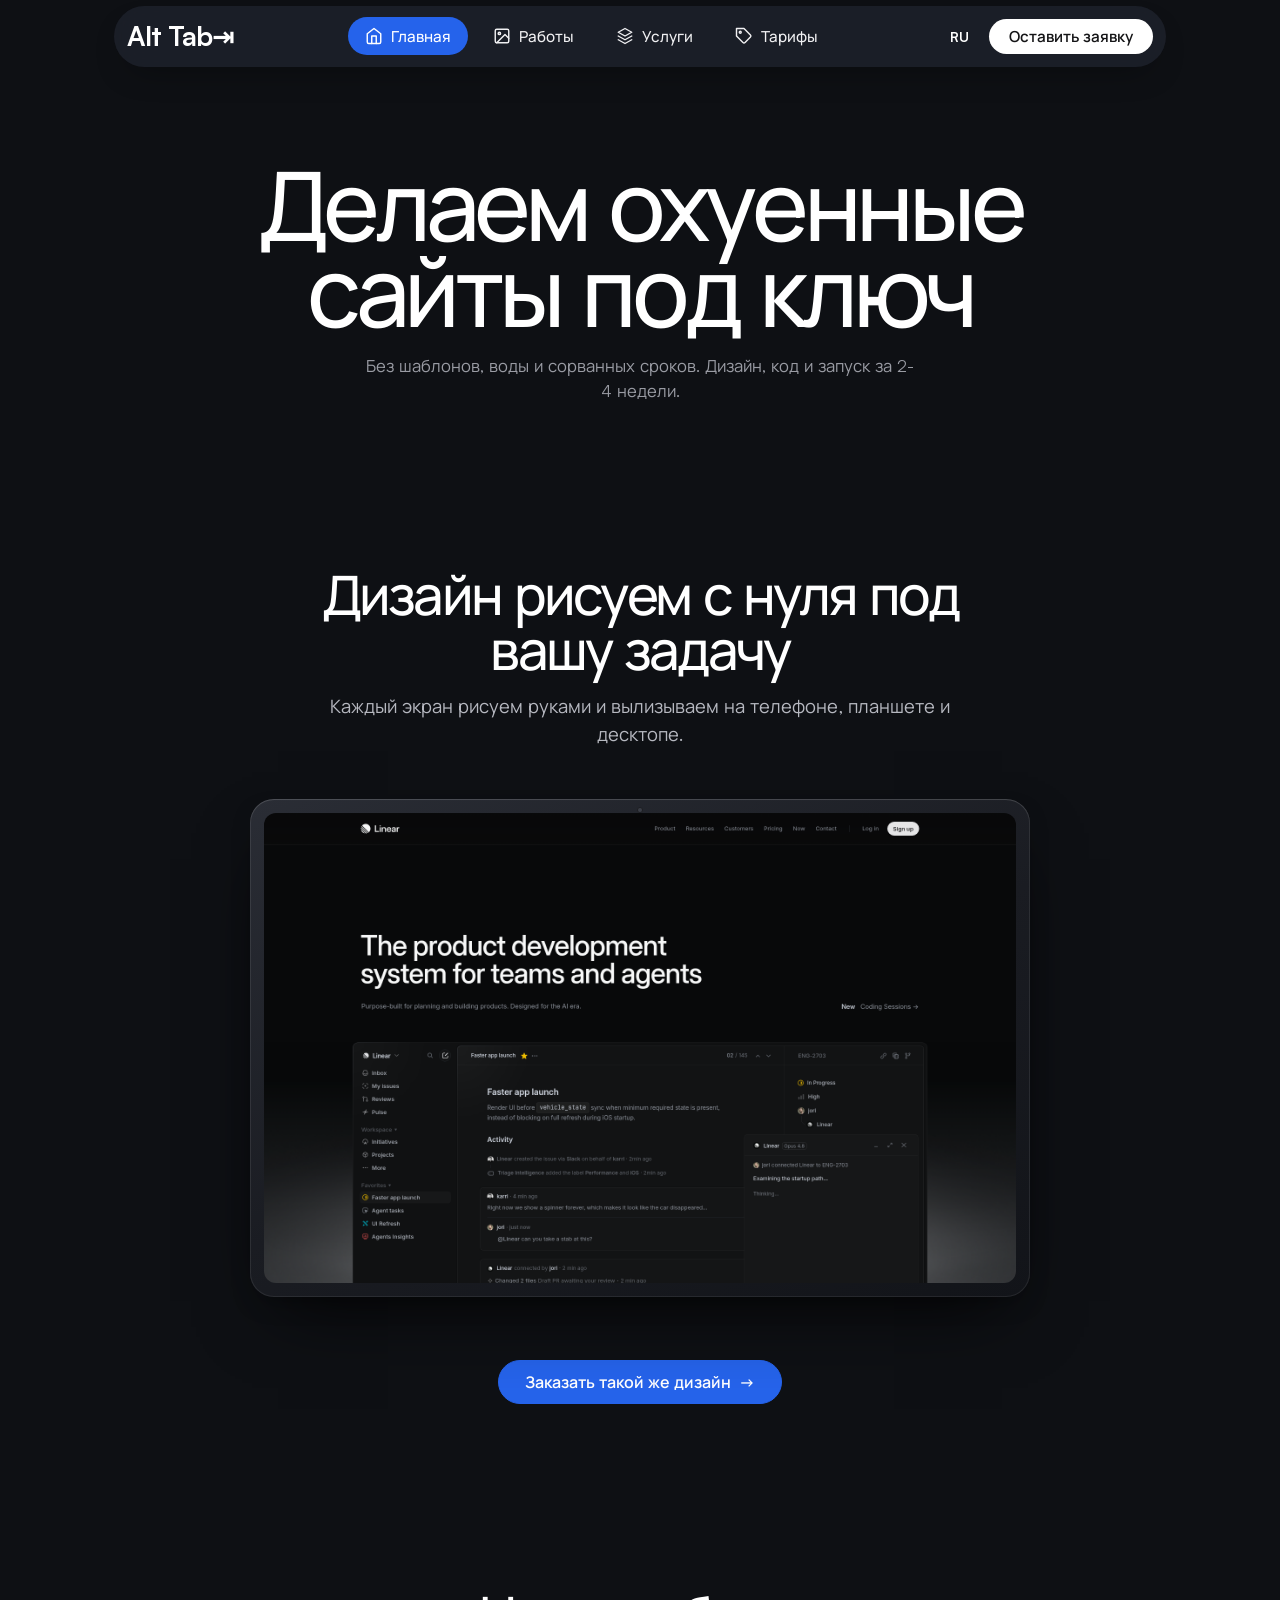
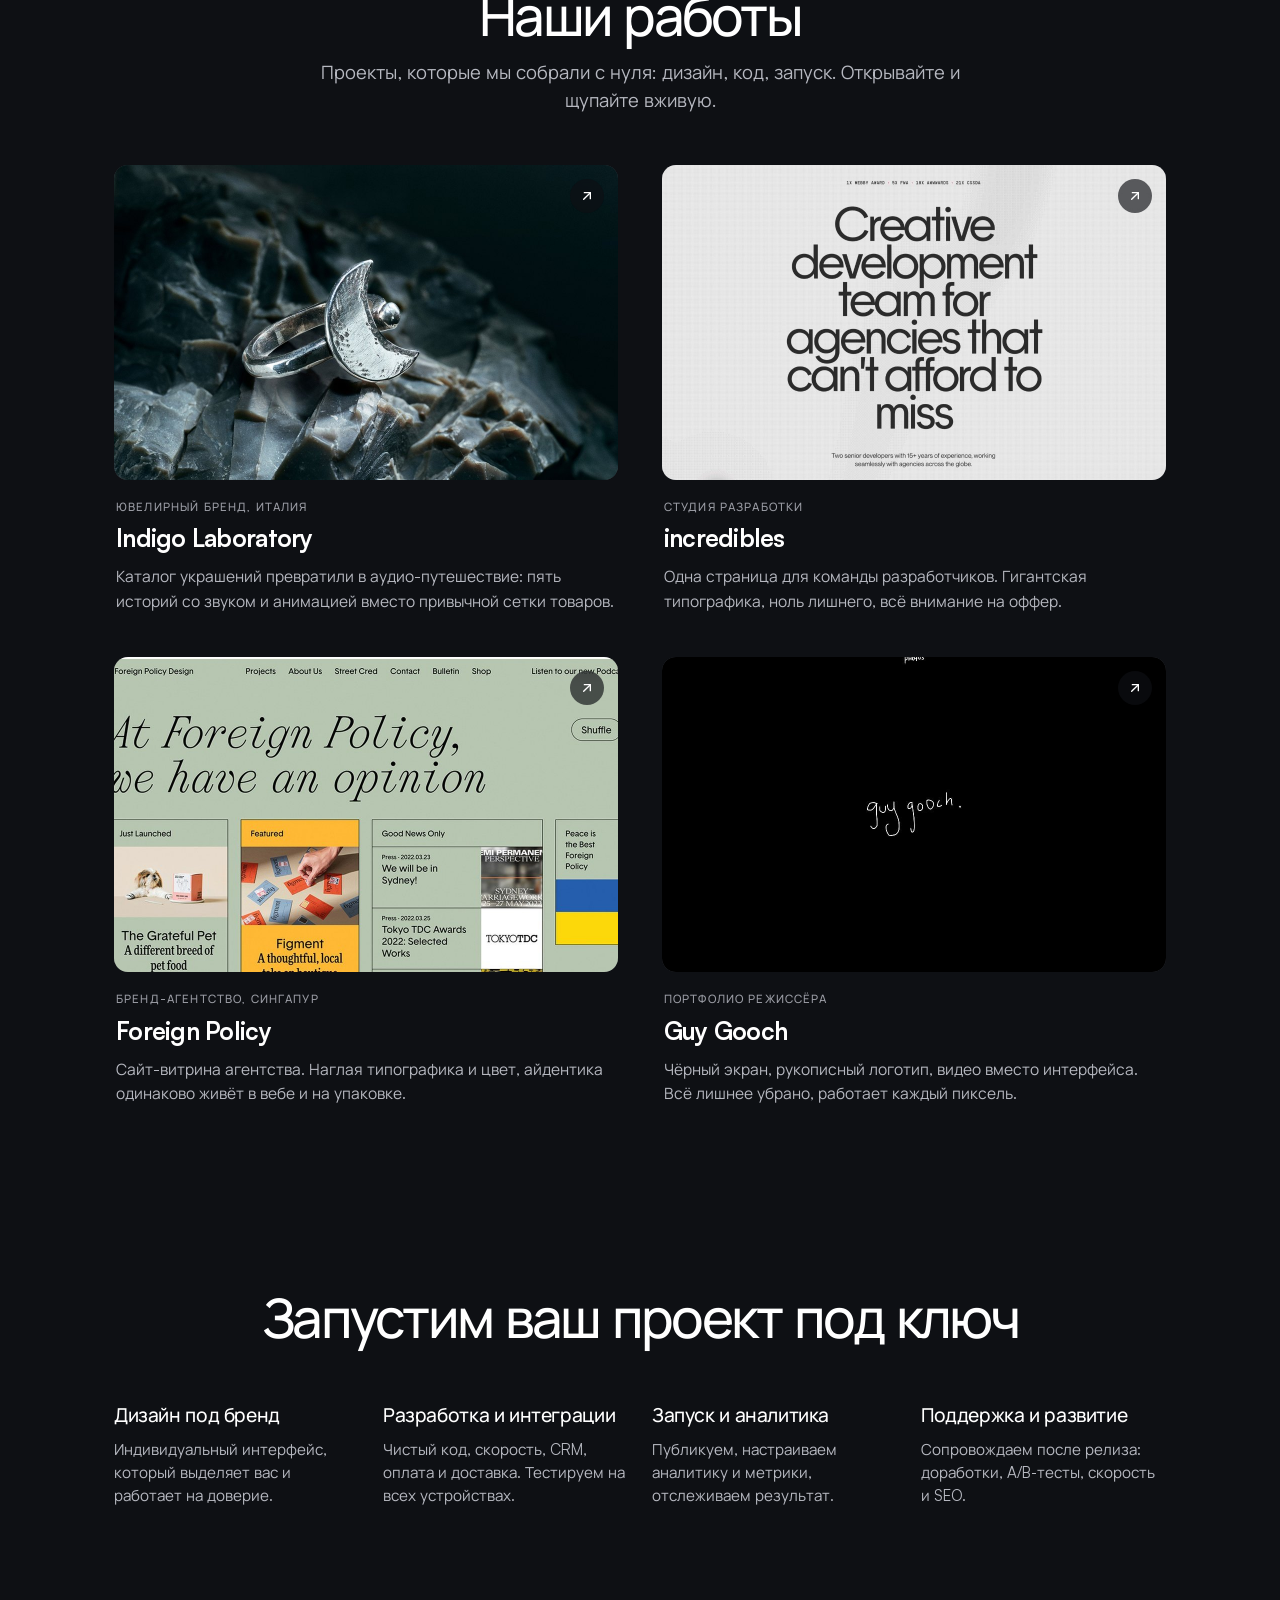
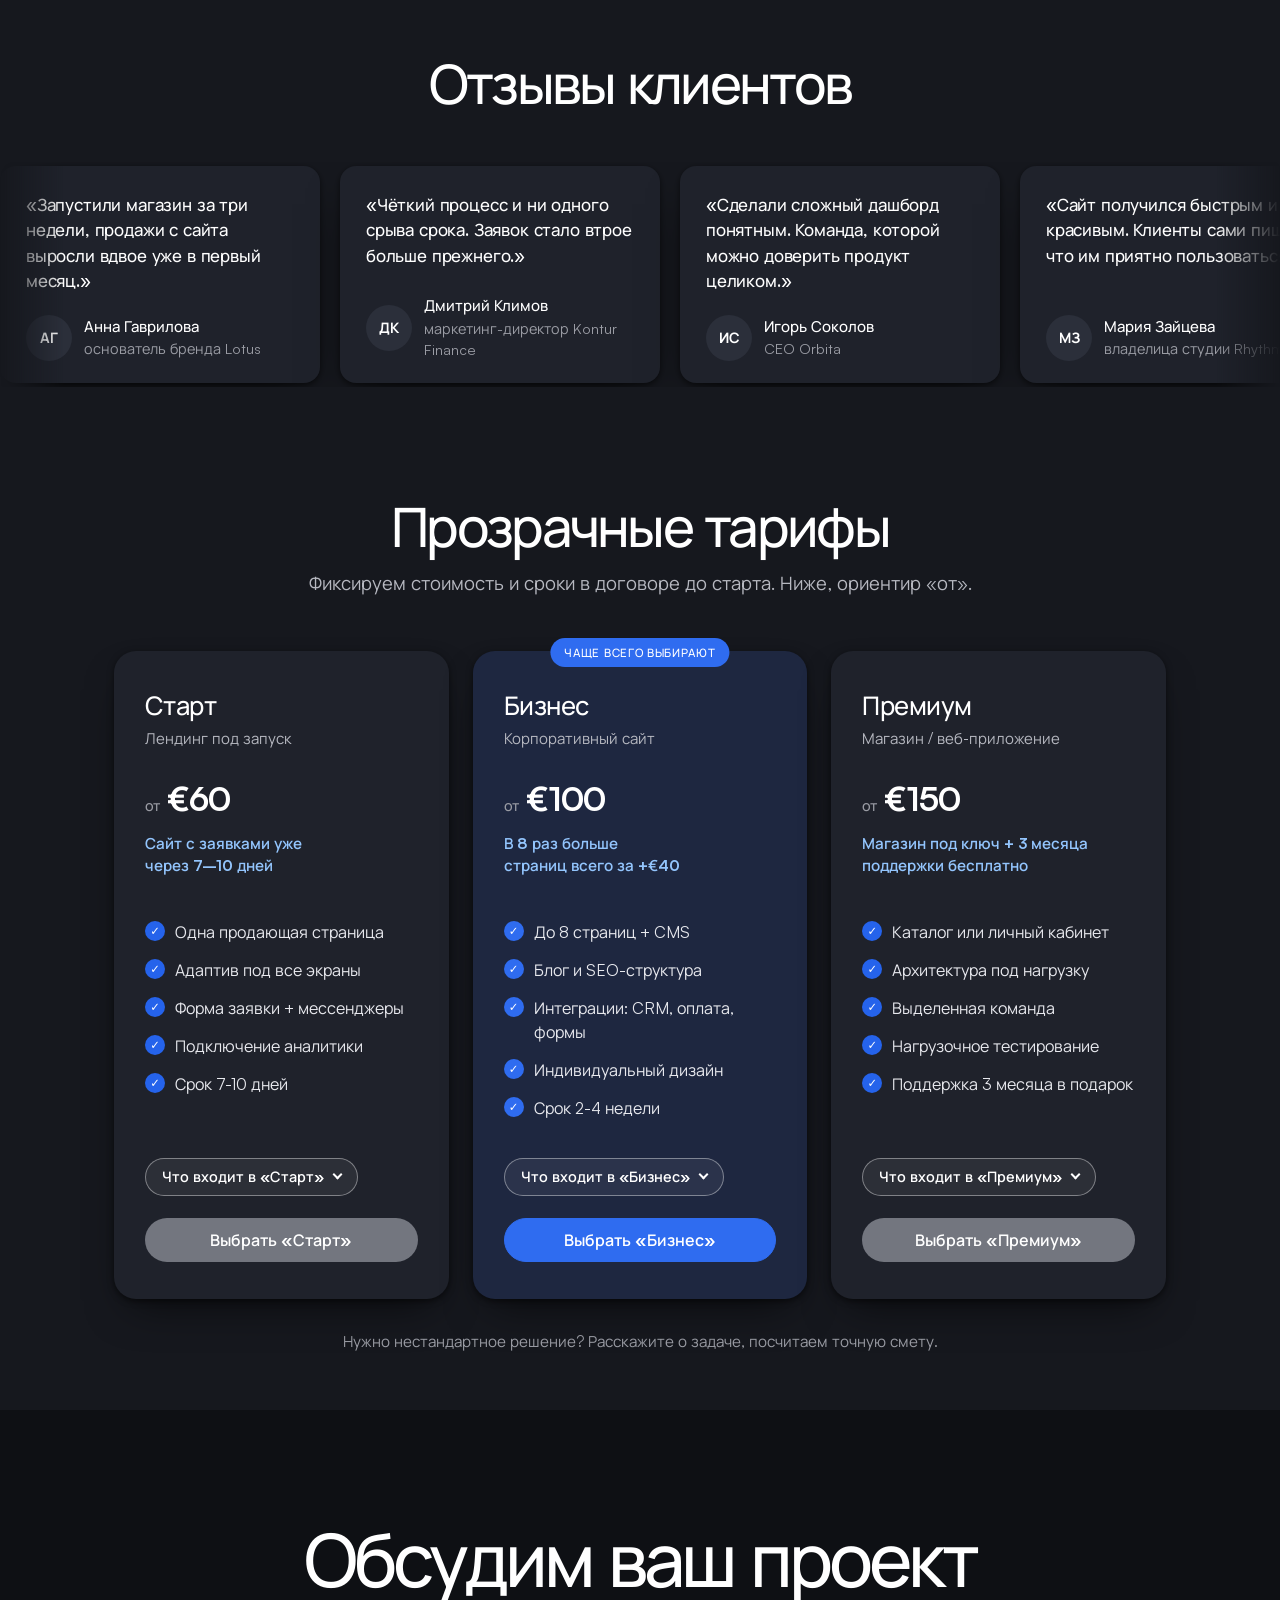
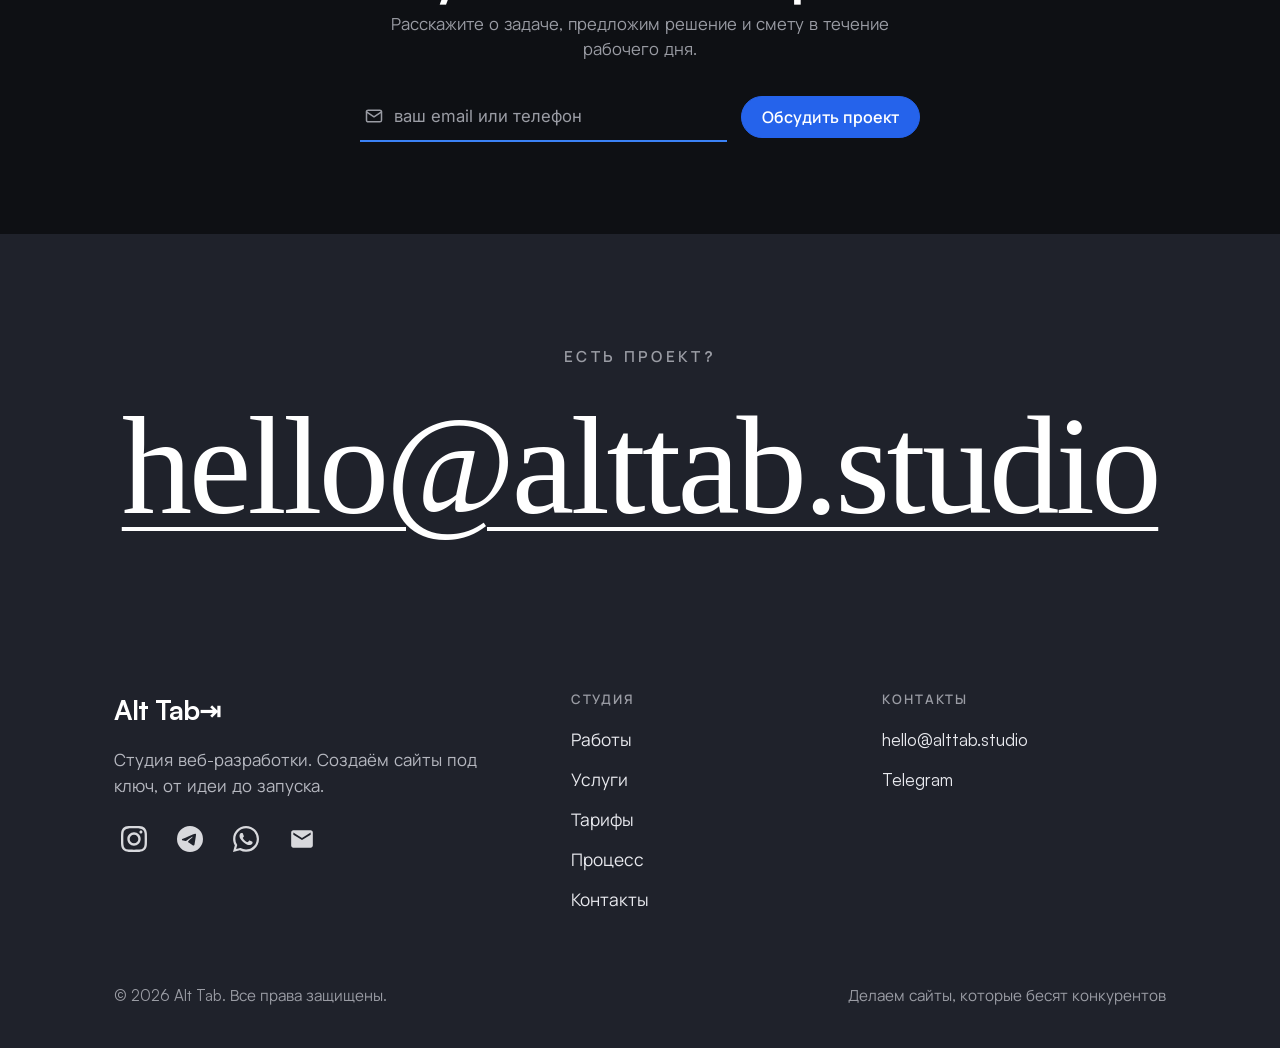
<file: index.html>
<!DOCTYPE html>
<html lang="ru">
<head>
  <meta charset="utf-8">
  <meta name="viewport" content="width=device-width, initial-scale=1">
  <title>Alt Tab, студия создания сайтов под ключ</title>
  <meta name="description" content="Alt Tab, студия веб-разработки. Создаём лендинги, корпоративные сайты, интернет-магазины и веб-приложения под ключ: дизайн, код и запуск за 2-4 недели.">
  <meta name="theme-color" content="#141416">

  <meta property="og:type" content="website">
  <meta property="og:title" content="Alt Tab, студия создания сайтов">
  <meta property="og:description" content="Создаём сайты, которые работают на ваш бизнес. Дизайн, разработка, запуск под ключ.">

  <link rel="preconnect" href="https://fonts.googleapis.com">
  <link rel="preconnect" href="https://fonts.gstatic.com" crossorigin>
  <link rel="preload" as="font" type="font/woff2" href="fonts/satoshi-700.woff2" crossorigin>
  <link rel="stylesheet" href="https://fonts.googleapis.com/css2?family=Manrope:wght@400;500;700;800&family=Inter:wght@400;500&display=swap">
  <link rel="stylesheet" href="styles.css?v=115">
  <script>try{var l=localStorage.getItem('locale');if(l&&/^(ru|en|de|fr|es|it|pl|ro|pt)$/.test(l))document.documentElement.lang=l;}catch(e){}</script>
</head>
<body>
  <!--
    ════════════════════════════════════════════════════════
    Оп. Раз ты полез в исходники, иди на хуй 😏
    ...ладно, шучу. Любопытных мы уважаем, ты явно из наших.
    Раз умеешь читать код, давай сделаем тебе охуенный сайт.
    Пиши: hello@alttab.studio  ·  Alt Tab ⇥
    ════════════════════════════════════════════════════════
  -->
  <a href="#main" class="skip-link">Перейти к основному содержимому</a>

  <!-- ============ HEADER (dark pill nav) ============ -->
  <header class="site-header betting-nav" id="top">
    <div class="container header-inner">
      <a href="#top" class="brand brand--nav" aria-label="Alt Tab, на главную">
        <span class="brand-word">Alt&nbsp;Tab<span class="brand-star" aria-hidden="true">⇥</span></span>
      </a>

      <nav class="pill-nav" aria-label="Основная навигация">
        <ul role="list">
          <li><a href="#top" class="pill pill--active" aria-current="page">
            <svg class="pic" viewBox="0 0 24 24" fill="none" stroke="currentColor" stroke-width="1.9" stroke-linecap="round" stroke-linejoin="round" aria-hidden="true" focusable="false"><path d="m3 9 9-7 9 7v11a2 2 0 0 1-2 2H5a2 2 0 0 1-2-2z"/><path d="M9 22V12h6v10"/></svg>
            <span data-i18n="navHome">Главная</span></a></li>
          <li><a href="#works" class="pill">
            <svg class="pic" viewBox="0 0 24 24" fill="none" stroke="currentColor" stroke-width="1.9" stroke-linecap="round" stroke-linejoin="round" aria-hidden="true" focusable="false"><rect x="3" y="3" width="18" height="18" rx="2"/><circle cx="8.5" cy="8.5" r="1.6"/><path d="m21 15-5-5L5 21"/></svg>
            <span data-i18n="navWorks">Работы</span></a></li>
          <li><a href="uslugi.html" class="pill">
            <svg class="pic" viewBox="0 0 24 24" fill="none" stroke="currentColor" stroke-width="1.9" stroke-linecap="round" stroke-linejoin="round" aria-hidden="true" focusable="false"><path d="m12 2 9 5-9 5-9-5 9-5z"/><path d="m3 12 9 5 9-5"/><path d="m3 17 9 5 9-5"/></svg>
            <span data-i18n="navServices">Услуги</span></a></li>
          <li><a href="#pricing" class="pill">
            <svg class="pic" viewBox="0 0 24 24" fill="none" stroke="currentColor" stroke-width="1.9" stroke-linecap="round" stroke-linejoin="round" aria-hidden="true" focusable="false"><path d="M20.6 13.4 13.4 20.6a2 2 0 0 1-2.8 0L2 12V2h10l8.6 8.6a2 2 0 0 1 0 2.8z"/><circle cx="7" cy="7" r="1.3"/></svg>
            <span data-i18n="navPricing">Тарифы</span></a></li>
        </ul>
      </nav>

      <div class="header-actions">
        <div class="lang-pop">
          <button type="button" class="lang-btn" id="lang-btn" aria-haspopup="listbox" aria-expanded="false" aria-controls="lang-menu" aria-label="Язык" data-i18n-attr='{"aria-label":"langLabel"}'>RU</button>
          <ul class="lang-menu" id="lang-menu" role="listbox" aria-label="Язык" hidden>
            <li role="option" tabindex="-1" data-locale="ru" lang="ru" aria-selected="true">Русский</li>
            <li role="option" tabindex="-1" data-locale="en" lang="en" aria-selected="false">English</li>
            <li role="option" tabindex="-1" data-locale="de" lang="de" aria-selected="false">Deutsch</li>
            <li role="option" tabindex="-1" data-locale="fr" lang="fr" aria-selected="false">Français</li>
            <li role="option" tabindex="-1" data-locale="es" lang="es" aria-selected="false">Español</li>
            <li role="option" tabindex="-1" data-locale="it" lang="it" aria-selected="false">Italiano</li>
            <li role="option" tabindex="-1" data-locale="pl" lang="pl" aria-selected="false">Polski</li>
            <li role="option" tabindex="-1" data-locale="ro" lang="ro" aria-selected="false">Română</li>
            <li role="option" tabindex="-1" data-locale="pt" lang="pt" aria-selected="false">Português</li>
          </ul>
        </div>
        <a href="#contact" class="btn-auth btn-register" data-i18n="cta">Оставить заявку</a>
        <button type="button" id="burger" class="burger" aria-expanded="false" aria-controls="mobile-menu" aria-label="Открыть меню">
          <span class="burger-box" aria-hidden="true"><span class="burger-line"></span></span>
        </button>
      </div>
    </div>
  </header>

  <!-- ============ MOBILE MENU ============ -->
  <div id="mobile-menu" class="mobile-menu" hidden>
    <div class="mobile-menu-panel" role="dialog" aria-modal="true" aria-label="Меню" tabindex="-1">
      <div class="mobile-menu-top">
        <span class="brand brand--static" aria-hidden="true"><span class="brand-word brand-word--dark">Alt Tab<span class="brand-star">⇥</span></span></span>
        <button type="button" id="menu-close" class="menu-close" aria-label="Закрыть меню"><span aria-hidden="true">✕</span></button>
      </div>
      <nav aria-label="Мобильное меню">
        <ul role="list" class="mobile-nav-list">
          <li><a href="#top" data-i18n="navHome">Главная</a></li>
          <li><a href="#works" data-i18n="navWorks">Работы</a></li>
          <li><a href="uslugi.html" data-i18n="navServices">Услуги</a></li>
          <li><a href="#pricing" data-i18n="navPricing">Тарифы</a></li>
        </ul>
      </nav>
      <a href="#contact" class="btn-auth btn-register btn-block" data-close-menu data-i18n="cta">Оставить заявку</a>
    </div>
  </div>

  <main id="main" tabindex="-1">

    <!-- ============ HERO ============ -->
    <section class="hero" id="hero" tabindex="-1" aria-labelledby="hero-heading">
      <div class="container hero-inner">
        <h1 id="hero-heading" class="hero-title" data-i18n-html="hero">Делаем <span class="mark">охуенные</span> сайты под&nbsp;ключ</h1>

        <p class="hero-sub" data-i18n="heroSub">Без шаблонов, воды и сорванных сроков. Дизайн, код и запуск за&nbsp;2-4&nbsp;недели.</p>
      </div>
    </section>

    <!-- ============ VALUE: дизайн + адаптив (2 колонки) ============ -->
    <section class="section" aria-labelledby="design-heading">
      <div class="container value-grid">
        <div class="value-text reveal">
          <h2 id="design-heading" class="section-title" data-i18n="designTitle">Дизайн рисуем с нуля под вашу задачу</h2>
          <p class="section-lead" data-i18n="designLead">Каждый экран рисуем руками и вылизываем на телефоне, планшете и десктопе.</p>
        </div>
        <div class="tablet reveal" aria-hidden="true">
          <img src="assets/screen-1.png" alt="" width="1920" height="1080" loading="lazy">
        </div>
        <div class="works-cta reveal">
          <a class="btn btn-solid btn-glow" href="#contact"><span data-i18n="designCta">Заказать такой же дизайн</span> <span aria-hidden="true">→</span></a>
        </div>
      </div>
    </section>

    <!-- ============ WORKS: наши проекты ============ -->
    <section class="section" id="works" tabindex="-1" aria-labelledby="works-heading">
      <div class="container">
        <div class="section-head reveal">
          <h2 id="works-heading" class="section-title" data-i18n="worksTitle">Наши работы</h2>
          <p class="section-lead center" data-i18n="worksLead">Проекты, которые мы собрали с нуля: дизайн, код, запуск. Открывайте и щупайте вживую.</p>
        </div>

        <ul role="list" class="grid grid-2 works-grid">
          <li class="work reveal">
            <figure>
              <span class="work-thumb"><img src="assets/works/indigo.jpg" alt="" width="1200" height="630" loading="eager" fetchpriority="high"><svg class="work-arrow" viewBox="0 0 24 24" fill="none" stroke="currentColor" stroke-width="2" stroke-linecap="round" stroke-linejoin="round" aria-hidden="true" focusable="false"><path d="M7 17 17 7"/><path d="M8 7h9v9"/></svg></span>
              <figcaption>
                <p class="work-kind" data-i18n="work1Kind">Ювелирный бренд, Италия</p>
                <h3 class="work-title"><a href="https://indigo-laboratory.it/" target="_blank" rel="noopener noreferrer">Indigo&nbsp;Laboratory <span class="sr-only" data-i18n="newTab">(откроется в новой вкладке)</span></a></h3>
                <p class="work-desc" data-i18n="work1Desc">Каталог украшений превратили в аудио-путешествие: пять историй со звуком и анимацией вместо привычной сетки товаров.</p>
              </figcaption>
            </figure>
          </li>

          <li class="work reveal">
            <figure>
              <span class="work-thumb"><img src="assets/works/incredibles.jpg" alt="" width="1200" height="630" loading="lazy" decoding="async"><svg class="work-arrow" viewBox="0 0 24 24" fill="none" stroke="currentColor" stroke-width="2" stroke-linecap="round" stroke-linejoin="round" aria-hidden="true" focusable="false"><path d="M7 17 17 7"/><path d="M8 7h9v9"/></svg></span>
              <figcaption>
                <p class="work-kind" data-i18n="work2Kind">Студия разработки</p>
                <h3 class="work-title"><a href="https://incredibles.dev/" target="_blank" rel="noopener noreferrer">incredibles <span class="sr-only" data-i18n="newTab">(откроется в новой вкладке)</span></a></h3>
                <p class="work-desc" data-i18n="work2Desc">Одна страница для команды разработчиков. Гигантская типографика, ноль лишнего, всё внимание на оффер.</p>
              </figcaption>
            </figure>
          </li>

          <li class="work reveal">
            <figure>
              <span class="work-thumb"><img src="assets/works/foreignpolicy.jpg" alt="" width="1200" height="630" loading="lazy" decoding="async"><svg class="work-arrow" viewBox="0 0 24 24" fill="none" stroke="currentColor" stroke-width="2" stroke-linecap="round" stroke-linejoin="round" aria-hidden="true" focusable="false"><path d="M7 17 17 7"/><path d="M8 7h9v9"/></svg></span>
              <figcaption>
                <p class="work-kind" data-i18n="work3Kind">Бренд-агентство, Сингапур</p>
                <h3 class="work-title"><a href="https://www.foreignpolicy.design/" target="_blank" rel="noopener noreferrer">Foreign&nbsp;Policy <span class="sr-only" data-i18n="newTab">(откроется в новой вкладке)</span></a></h3>
                <p class="work-desc" data-i18n="work3Desc">Сайт-витрина агентства. Наглая типографика и цвет, айдентика одинаково живёт в вебе и на упаковке.</p>
              </figcaption>
            </figure>
          </li>

          <li class="work reveal">
            <figure>
              <span class="work-thumb"><img src="assets/works/guygooch.jpg" alt="" width="1200" height="630" loading="lazy" decoding="async"><svg class="work-arrow" viewBox="0 0 24 24" fill="none" stroke="currentColor" stroke-width="2" stroke-linecap="round" stroke-linejoin="round" aria-hidden="true" focusable="false"><path d="M7 17 17 7"/><path d="M8 7h9v9"/></svg></span>
              <figcaption>
                <p class="work-kind" data-i18n="work4Kind">Портфолио режиссёра</p>
                <h3 class="work-title"><a href="https://guygooch.com/" target="_blank" rel="noopener noreferrer">Guy&nbsp;Gooch <span class="sr-only" data-i18n="newTab">(откроется в новой вкладке)</span></a></h3>
                <p class="work-desc" data-i18n="work4Desc">Чёрный экран, рукописный логотип, видео вместо интерфейса. Всё лишнее убрано, работает каждый пиксель.</p>
              </figcaption>
            </figure>
          </li>
        </ul>
      </div>
    </section>

    <!-- ============ PROCESS / CAPABILITIES ============ -->
    <section class="section" id="process" tabindex="-1" aria-labelledby="process-heading">
      <div class="container">
        <div class="section-head reveal">
          <h2 id="process-heading" class="section-title" data-i18n="processTitle">Запустим ваш проект под ключ</h2>
        </div>

        <ul role="list" class="grid grid-4 feature-grid">
          <li class="feat reveal"><h3 class="feat-title" data-i18n="feat1Title">Дизайн под бренд</h3><p class="feat-text" data-i18n="feat1Text">Индивидуальный интерфейс, который выделяет вас и работает на доверие.</p></li>
          <li class="feat reveal"><h3 class="feat-title" data-i18n="feat2Title">Разработка и интеграции</h3><p class="feat-text" data-i18n="feat2Text">Чистый код, скорость, CRM, оплата и доставка. Тестируем на всех устройствах.</p></li>
          <li class="feat reveal"><h3 class="feat-title" data-i18n="feat3Title">Запуск и аналитика</h3><p class="feat-text" data-i18n="feat3Text">Публикуем, настраиваем аналитику и метрики, отслеживаем результат.</p></li>
          <li class="feat reveal"><h3 class="feat-title" data-i18n="feat4Title">Поддержка и развитие</h3><p class="feat-text" data-i18n="feat4Text">Сопровождаем после релиза: доработки, A/B-тесты, скорость и SEO.</p></li>
        </ul>
      </div>
    </section>

    <!-- ============ SOCIAL PROOF: отзывы + клиенты ============ -->
    <section class="section section-soft" aria-labelledby="reviews-heading">
      <div class="container">
        <div class="t-head reveal">
          <h2 id="reviews-heading" class="section-title" data-i18n="reviewsTitle">Отзывы клиентов</h2>
        </div>
      </div>
      <div class="t-marquee" role="group" aria-label="Лента отзывов" tabindex="0">
        <div class="t-track" id="t-track">
          <figure class="t-card"><blockquote class="t-quote" data-i18n="rev1Q">«Запустили магазин за три недели, продажи с сайта выросли вдвое уже в первый месяц.»</blockquote><figcaption class="t-author"><span class="avatar" aria-hidden="true" data-i18n="rev1Mono">АГ</span><span><span class="t-name" data-i18n="rev1Name">Анна Гаврилова</span><span class="t-role" data-i18n="rev1R">основатель бренда Lotus</span></span></figcaption></figure>
          <figure class="t-card"><blockquote class="t-quote" data-i18n="rev2Q">«Чёткий процесс и ни одного срыва срока. Заявок стало втрое больше прежнего.»</blockquote><figcaption class="t-author"><span class="avatar" aria-hidden="true" data-i18n="rev2Mono">ДК</span><span><span class="t-name" data-i18n="rev2Name">Дмитрий Климов</span><span class="t-role" data-i18n="rev2R">маркетинг-директор Kontur Finance</span></span></figcaption></figure>
          <figure class="t-card"><blockquote class="t-quote" data-i18n="rev3Q">«Сделали сложный дашборд понятным. Команда, которой можно доверить продукт целиком.»</blockquote><figcaption class="t-author"><span class="avatar" aria-hidden="true" data-i18n="rev3Mono">ИС</span><span><span class="t-name" data-i18n="rev3Name">Игорь Соколов</span><span class="t-role" data-i18n="rev3R">CEO Orbita</span></span></figcaption></figure>
          <figure class="t-card"><blockquote class="t-quote" data-i18n="rev4Q">«Сайт получился быстрым и красивым. Клиенты сами пишут, что им приятно пользоваться.»</blockquote><figcaption class="t-author"><span class="avatar" aria-hidden="true" data-i18n="rev4Mono">МЗ</span><span><span class="t-name" data-i18n="rev4Name">Мария Зайцева</span><span class="t-role" data-i18n="rev4R">владелица студии Rhythm</span></span></figcaption></figure>
          <figure class="t-card"><blockquote class="t-quote" data-i18n="rev5Q">«Сделали ровно то, что обещали, и даже больше. Рекомендую без оговорок.»</blockquote><figcaption class="t-author"><span class="avatar" aria-hidden="true" data-i18n="rev5Mono">ПО</span><span><span class="t-name" data-i18n="rev5Name">Павел Орлов</span><span class="t-role" data-i18n="rev5R">основатель Nordica</span></span></figcaption></figure>
          <figure class="t-card" aria-hidden="true"><blockquote class="t-quote" data-i18n="rev1Q">«Запустили магазин за три недели, продажи с сайта выросли вдвое уже в первый месяц.»</blockquote><figcaption class="t-author"><span class="avatar" data-i18n="rev1Mono">АГ</span><span><span class="t-name" data-i18n="rev1Name">Анна Гаврилова</span><span class="t-role" data-i18n="rev1R">основатель бренда Lotus</span></span></figcaption></figure>
          <figure class="t-card" aria-hidden="true"><blockquote class="t-quote" data-i18n="rev2Q">«Чёткий процесс и ни одного срыва срока. Заявок стало втрое больше прежнего.»</blockquote><figcaption class="t-author"><span class="avatar" data-i18n="rev2Mono">ДК</span><span><span class="t-name" data-i18n="rev2Name">Дмитрий Климов</span><span class="t-role" data-i18n="rev2R">маркетинг-директор Kontur Finance</span></span></figcaption></figure>
          <figure class="t-card" aria-hidden="true"><blockquote class="t-quote" data-i18n="rev3Q">«Сделали сложный дашборд понятным. Команда, которой можно доверить продукт целиком.»</blockquote><figcaption class="t-author"><span class="avatar" data-i18n="rev3Mono">ИС</span><span><span class="t-name" data-i18n="rev3Name">Игорь Соколов</span><span class="t-role" data-i18n="rev3R">CEO Orbita</span></span></figcaption></figure>
          <figure class="t-card" aria-hidden="true"><blockquote class="t-quote" data-i18n="rev4Q">«Сайт получился быстрым и красивым. Клиенты сами пишут, что им приятно пользоваться.»</blockquote><figcaption class="t-author"><span class="avatar" data-i18n="rev4Mono">МЗ</span><span><span class="t-name" data-i18n="rev4Name">Мария Зайцева</span><span class="t-role" data-i18n="rev4R">владелица студии Rhythm</span></span></figcaption></figure>
          <figure class="t-card" aria-hidden="true"><blockquote class="t-quote" data-i18n="rev5Q">«Сделали ровно то, что обещали, и даже больше. Рекомендую без оговорок.»</blockquote><figcaption class="t-author"><span class="avatar" data-i18n="rev5Mono">ПО</span><span><span class="t-name" data-i18n="rev5Name">Павел Орлов</span><span class="t-role" data-i18n="rev5R">основатель Nordica</span></span></figcaption></figure>
        </div>
      </div>
    </section>

    <!-- ============ PRICING ============ -->
    <section class="section section-soft" id="pricing" tabindex="-1" aria-labelledby="pricing-heading">
      <div class="container">
        <div class="center-head reveal">
          <h2 id="pricing-heading" class="section-title" data-i18n="pricingTitle">Прозрачные тарифы</h2>
          <p class="section-lead center" data-i18n="pricingLead">Фиксируем стоимость и сроки в договоре до старта. Ниже, ориентир «от».</p>
        </div>

        <ul role="list" class="grid grid-3 plans">
          <li class="plan reveal">
            <h3 class="plan-name" data-i18n="plan1Name">Старт</h3>
            <p class="plan-for" data-i18n="plan1For">Лендинг под запуск</p>
            <p class="plan-price"><span class="plan-from" data-i18n="planFrom">от</span> €60</p>
            <p class="plan-hook" data-i18n="plan1Hook">Сайт с заявками уже через 7&#8288;–&#8288;10 дней</p>
            <ul role="list" class="plan-feats">
              <li data-i18n="plan1F1">Одна продающая страница</li>
              <li data-i18n="plan1F2">Адаптив под все экраны</li>
              <li data-i18n="plan1F3">Форма заявки + мессенджеры</li>
              <li data-i18n="plan1F4">Подключение аналитики</li>
              <li data-i18n="plan1F5">Срок 7-10 дней</li>
            </ul>
            <details class="plan-more">
              <summary class="plan-more-btn"><span data-i18n="plan1More">Что входит в «Старт»</span></summary>
              <div class="plan-more-body">
                <p class="plan-more-who" data-i18n="plan1Who">Подходит, если нужно быстро выйти в онлайн и начать получать заявки.</p>
                <ul role="list" class="plan-more-list">
                  <li data-i18n="plan1D1">Продумаем структуру: оффер, выгоды, отзывы и контакты на одной странице</li>
                  <li data-i18n="plan1D2">Нарисуем дизайн под ваш бренд: до 8 блоков, без шаблонов</li>
                  <li data-i18n="plan1D3">Сверстаем под телефон, планшет и компьютер</li>
                  <li data-i18n="plan1D4">Подключим форму, Telegram и WhatsApp: заявки сразу приходят вам</li>
                  <li data-i18n="plan1D5">Поставим аналитику, сделаем 2 круга правок и запустим на вашем домене</li>
                </ul>
              </div>
            </details>
            <a href="#contact" class="btn btn-ghost btn-block" data-i18n="plan1Pick">Выбрать «Старт»</a>
          </li>

          <li class="plan plan--featured reveal">
            <p class="plan-badge" data-i18n="planBadge">Чаще всего выбирают</p>
            <h3 class="plan-name" data-i18n="plan2Name">Бизнес</h3>
            <p class="plan-for" data-i18n="plan2For">Корпоративный сайт</p>
            <p class="plan-price"><span class="plan-from" data-i18n="planFrom">от</span> €100</p>
            <p class="plan-hook" data-i18n="plan2Hook">В 8 раз больше страниц всего за +€40</p>
            <ul role="list" class="plan-feats">
              <li data-i18n="plan2F1">До 8 страниц + CMS</li>
              <li data-i18n="plan2F2">Блог и SEO-структура</li>
              <li data-i18n="plan2F3">Интеграции: CRM, оплата, формы</li>
              <li data-i18n="plan2F4">Индивидуальный дизайн</li>
              <li data-i18n="plan2F5">Срок 2-4 недели</li>
            </ul>
            <details class="plan-more">
              <summary class="plan-more-btn"><span data-i18n="plan2More">Что входит в «Бизнес»</span></summary>
              <div class="plan-more-body">
                <p class="plan-more-who" data-i18n="plan2Who">Подходит компании, которой нужен полноценный сайт: услуги, кейсы, блог.</p>
                <ul role="list" class="plan-more-list">
                  <li data-i18n="plan2D1">До 8 страниц: главная, услуги, о компании, кейсы, блог, контакты</li>
                  <li data-i18n="plan2D2">Индивидуальный дизайн каждой страницы</li>
                  <li data-i18n="plan2D3">CMS: сами меняете тексты, цены и фото без программиста</li>
                  <li data-i18n="plan2D4">Блог и SEO-структура, чтобы вас находили в поиске</li>
                  <li data-i18n="plan2D5">CRM, онлайн-оплата и формы, 3 круга правок, запуск за 2&#8288;–&#8288;4 недели</li>
                </ul>
              </div>
            </details>
            <a href="#contact" class="btn btn-solid btn-block" data-i18n="plan2Pick">Выбрать «Бизнес»</a>
          </li>

          <li class="plan reveal">
            <h3 class="plan-name" data-i18n="plan3Name">Премиум</h3>
            <p class="plan-for" data-i18n="plan3For">Магазин / веб-приложение</p>
            <p class="plan-price"><span class="plan-from" data-i18n="planFrom">от</span> €150</p>
            <p class="plan-hook" data-i18n="plan3Hook">Магазин под ключ + 3 месяца поддержки бесплатно</p>
            <ul role="list" class="plan-feats">
              <li data-i18n="plan3F1">Каталог или личный кабинет</li>
              <li data-i18n="plan3F2">Архитектура под нагрузку</li>
              <li data-i18n="plan3F3">Выделенная команда</li>
              <li data-i18n="plan3F4">Нагрузочное тестирование</li>
              <li data-i18n="plan3F5">Поддержка 3 месяца в подарок</li>
            </ul>
            <details class="plan-more">
              <summary class="plan-more-btn"><span data-i18n="plan3More">Что входит в «Премиум»</span></summary>
              <div class="plan-more-body">
                <p class="plan-more-who" data-i18n="plan3Who">Подходит интернет-магазину или сервису с личным кабинетом.</p>
                <ul role="list" class="plan-more-list">
                  <li data-i18n="plan3D1">Каталог с фильтрами, корзиной и онлайн-оплатой или личный кабинет клиента</li>
                  <li data-i18n="plan3D2">Архитектура под нагрузку: сайт выдержит наплыв покупателей в распродажу</li>
                  <li data-i18n="plan3D3">Выделенная команда: дизайнер, разработчик и менеджер проекта</li>
                  <li data-i18n="plan3D4">Нагрузочное тестирование перед запуском</li>
                  <li data-i18n="plan3D5">3 месяца поддержки бесплатно: правки, обновления, помощь</li>
                </ul>
              </div>
            </details>
            <a href="#contact" class="btn btn-ghost btn-block" data-i18n="plan3Pick">Выбрать «Премиум»</a>
          </li>
        </ul>
        <p class="pricing-note" data-i18n="pricingNote">Нужно нестандартное решение? Расскажите о задаче, посчитаем точную смету.</p>
      </div>
    </section>

    <!-- ============ FINAL CTA / CONTACT ============ -->
    <section class="section center-section final-cta" id="contact" tabindex="-1" aria-labelledby="final-heading">
      <div class="container hero-inner">
        <h2 id="final-heading" class="hero-title hero-title--cta" data-i18n="finalTitle">Обсудим ваш проект</h2>
        <p class="hero-sub" data-i18n="finalSub">Расскажите о задаче, предложим решение и смету в течение рабочего дня.</p>

        <form class="claim" id="lead-2" novalidate aria-label="Заявка на обсуждение проекта">
          <label for="lead-contact-2" class="sr-only" data-i18n="formLabel">Ваш email или телефон</label>
          <span class="claim-field">
            <svg class="claim-icon" viewBox="0 0 24 24" fill="none" stroke="currentColor" stroke-width="1.8" stroke-linecap="round" stroke-linejoin="round" aria-hidden="true" focusable="false"><rect x="3" y="5" width="18" height="14" rx="2"/><path d="m3 7 9 6 9-6"/></svg>
            <input type="text" id="lead-contact-2" name="contact" placeholder="ваш email или телефон" data-i18n-attr='{"placeholder":"formPlaceholder"}'>
          </span>
          <button type="submit" class="btn btn-solid claim-btn" data-i18n="formSubmit">Обсудить проект</button>
        </form>
      </div>
    </section>
  </main>

  <!-- ============ FOOTER ============ -->
  <footer class="site-footer" id="footer">
    <div class="footer-cta">
      <span class="footer-cta-eyebrow" data-i18n="mailEyebrow">Есть проект?</span>
      <a class="footer-cta-mail" href="mailto:hello@alttab.studio">hello@alttab.studio</a>
    </div>

    <div class="container footer-inner">
      <div class="footer-brand">
        <span class="brand brand--static"><span class="brand-word brand-word--dark">Alt Tab<span class="brand-star" aria-hidden="true">⇥</span></span></span>
        <p class="footer-tagline" data-i18n="footerTagline">Студия веб-разработки. Создаём сайты под ключ, от идеи до запуска.</p>
        <ul class="footer-socials" role="list" aria-label="Соцсети и мессенджеры" data-i18n-attr='{"aria-label":"socialsAria"}'>
          <li><a href="https://instagram.com/" target="_blank" rel="noopener" aria-label="Instagram (откроется в новой вкладке)" data-i18n-attr='{"aria-label":"igAria"}'><svg class="pay-svg" viewBox="0 0 24 24" aria-hidden="true" focusable="false"><path fill="currentColor" d="M12 2.163c3.204 0 3.584.012 4.85.07 3.252.148 4.771 1.691 4.919 4.919.058 1.265.069 1.645.069 4.849 0 3.205-.012 3.584-.069 4.849-.149 3.225-1.664 4.771-4.919 4.919-1.266.058-1.644.07-4.85.07-3.204 0-3.584-.012-4.849-.07-3.26-.149-4.771-1.699-4.919-4.92-.058-1.265-.07-1.644-.07-4.849 0-3.204.013-3.583.07-4.849.149-3.227 1.664-4.771 4.919-4.919 1.266-.057 1.645-.069 4.849-.069zm0-2.163c-3.259 0-3.667.014-4.947.072-4.358.2-6.78 2.618-6.98 6.98-.059 1.281-.073 1.689-.073 4.948 0 3.259.014 3.668.072 4.948.2 4.358 2.618 6.78 6.98 6.98 1.281.058 1.689.072 4.948.072 3.259 0 3.668-.014 4.948-.072 4.354-.2 6.782-2.618 6.979-6.98.059-1.28.073-1.689.073-4.948 0-3.259-.014-3.667-.072-4.947-.196-4.354-2.617-6.78-6.979-6.98-1.281-.059-1.69-.073-4.949-.073zm0 5.838c-3.403 0-6.162 2.759-6.162 6.162s2.759 6.163 6.162 6.163 6.162-2.759 6.162-6.163c0-3.403-2.759-6.162-6.162-6.162zm0 10.162c-2.209 0-4-1.79-4-4 0-2.209 1.791-4 4-4s4 1.791 4 4c0 2.21-1.791 4-4 4zm6.406-11.845c-.796 0-1.441.645-1.441 1.44s.645 1.44 1.441 1.44c.795 0 1.439-.645 1.439-1.44s-.644-1.44-1.439-1.44z"/></svg></a></li>
          <li><a href="https://t.me/" target="_blank" rel="noopener" aria-label="Telegram (откроется в новой вкладке)" data-i18n-attr='{"aria-label":"tgAria"}'><svg class="pay-svg" viewBox="0 0 24 24" aria-hidden="true" focusable="false"><path fill="currentColor" d="M11.944 0A12 12 0 0 0 0 12a12 12 0 0 0 12 12 12 12 0 0 0 12-12A12 12 0 0 0 12 0a12 12 0 0 0-.056 0zm4.962 7.224c.1-.002.321.023.465.14a.506.506 0 0 1 .171.325c.016.093.036.306.02.472-.18 1.898-.962 6.502-1.36 8.627-.168.9-.499 1.201-.82 1.23-.696.065-1.225-.46-1.9-.902-1.056-.693-1.653-1.124-2.678-1.8-1.185-.78-.417-1.21.258-1.91.177-.184 3.247-2.977 3.307-3.23.007-.032.014-.15-.056-.212s-.174-.041-.249-.024c-.106.024-1.793 1.14-5.061 3.345-.48.33-.913.49-1.302.48-.428-.008-1.252-.241-1.865-.44-.752-.245-1.349-.374-1.297-.789.027-.216.325-.437.893-.663 3.498-1.524 5.83-2.529 6.998-3.014 3.332-1.386 4.025-1.627 4.476-1.635z"/></svg></a></li>
          <li><a href="https://wa.me/" target="_blank" rel="noopener" aria-label="WhatsApp (откроется в новой вкладке)" data-i18n-attr='{"aria-label":"waAria"}'><svg class="pay-svg" viewBox="0 0 24 24" aria-hidden="true" focusable="false"><path fill="currentColor" d="M17.472 14.382c-.297-.149-1.758-.867-2.03-.967-.273-.099-.471-.148-.67.15-.197.297-.767.966-.94 1.164-.173.199-.347.223-.644.075-.297-.149-1.255-.463-2.39-1.475-.883-.788-1.48-1.761-1.653-2.059-.173-.297-.018-.458.13-.606.134-.133.298-.347.446-.52.149-.174.198-.298.298-.497.099-.198.05-.371-.025-.52-.075-.149-.669-1.612-.916-2.207-.242-.579-.487-.5-.669-.51-.173-.008-.371-.01-.57-.01-.198 0-.52.074-.792.372-.272.297-1.04 1.016-1.04 2.479 0 1.462 1.065 2.875 1.213 3.074.149.198 2.096 3.2 5.077 4.487.709.306 1.262.489 1.694.625.712.227 1.36.195 1.871.118.571-.085 1.758-.719 2.006-1.413.248-.694.248-1.289.173-1.413-.074-.124-.272-.198-.57-.347m-5.421 7.403h-.004a9.87 9.87 0 0 1-5.031-1.378l-.361-.214-3.741.982.998-3.648-.235-.374a9.86 9.86 0 0 1-1.51-5.26c.001-5.45 4.436-9.884 9.888-9.884 2.64 0 5.122 1.03 6.988 2.898a9.825 9.825 0 0 1 2.893 6.994c-.003 5.45-4.437 9.885-9.885 9.885M20.52 3.449C18.24 1.245 15.24 0 12.045 0 5.463 0 .104 5.334.101 11.893c0 2.096.549 4.142 1.595 5.945L0 24l6.335-1.652a12.062 12.062 0 0 0 5.71 1.447h.005c6.585 0 11.946-5.336 11.949-11.896 0-3.176-1.24-6.165-3.495-8.411"/></svg></a></li>
          <li><a href="mailto:hello@alttab.studio" aria-label="hello@alttab.studio"><svg class="pay-svg" viewBox="0 0 24 24" aria-hidden="true" focusable="false"><path fill="currentColor" d="M20 4H4c-1.1 0-1.99.9-1.99 2L2 18c0 1.1.9 2 2 2h16c1.1 0 2-.9 2-2V6c0-1.1-.9-2-2-2zm0 4-8 5-8-5V6l8 5 8-5z"/></svg></a></li>
        </ul>
      </div>

      <nav class="footer-nav" aria-label="Нижняя навигация">
        <div class="footer-col">
          <h2 class="footer-col-title" data-i18n="footerColStudio">Студия</h2>
          <ul role="list">
            <li><a href="#works" data-i18n="navWorks">Работы</a></li>
            <li><a href="uslugi.html" data-i18n="navServices">Услуги</a></li>
            <li><a href="#pricing" data-i18n="navPricing">Тарифы</a></li>
            <li><a href="#process" data-i18n="footerProcess">Процесс</a></li>
            <li><a href="#contact" data-i18n="footerContact">Контакты</a></li>
          </ul>
        </div>
        <div class="footer-col">
          <h2 class="footer-col-title" data-i18n="footerColContacts">Контакты</h2>
          <ul role="list">
            <li><a href="mailto:hello@alttab.studio">hello@alttab.studio</a></li>
            <li><a href="https://t.me/" target="_blank" rel="noopener">Telegram  <span class="sr-only" data-i18n="newTab">(откроется в новой вкладке)</span></a></li>
          </ul>
        </div>
      </nav>
    </div>

    <div class="container footer-bottom">
      <p data-i18n="footerCopy">© 2026 Alt Tab. Все права защищены.</p>
      <p data-i18n="footerLove">Делаем сайты, которые бесят конкурентов</p>
    </div>
  </footer>

  <script src="script.js?v=115"></script>
</body>
</html>
</file>
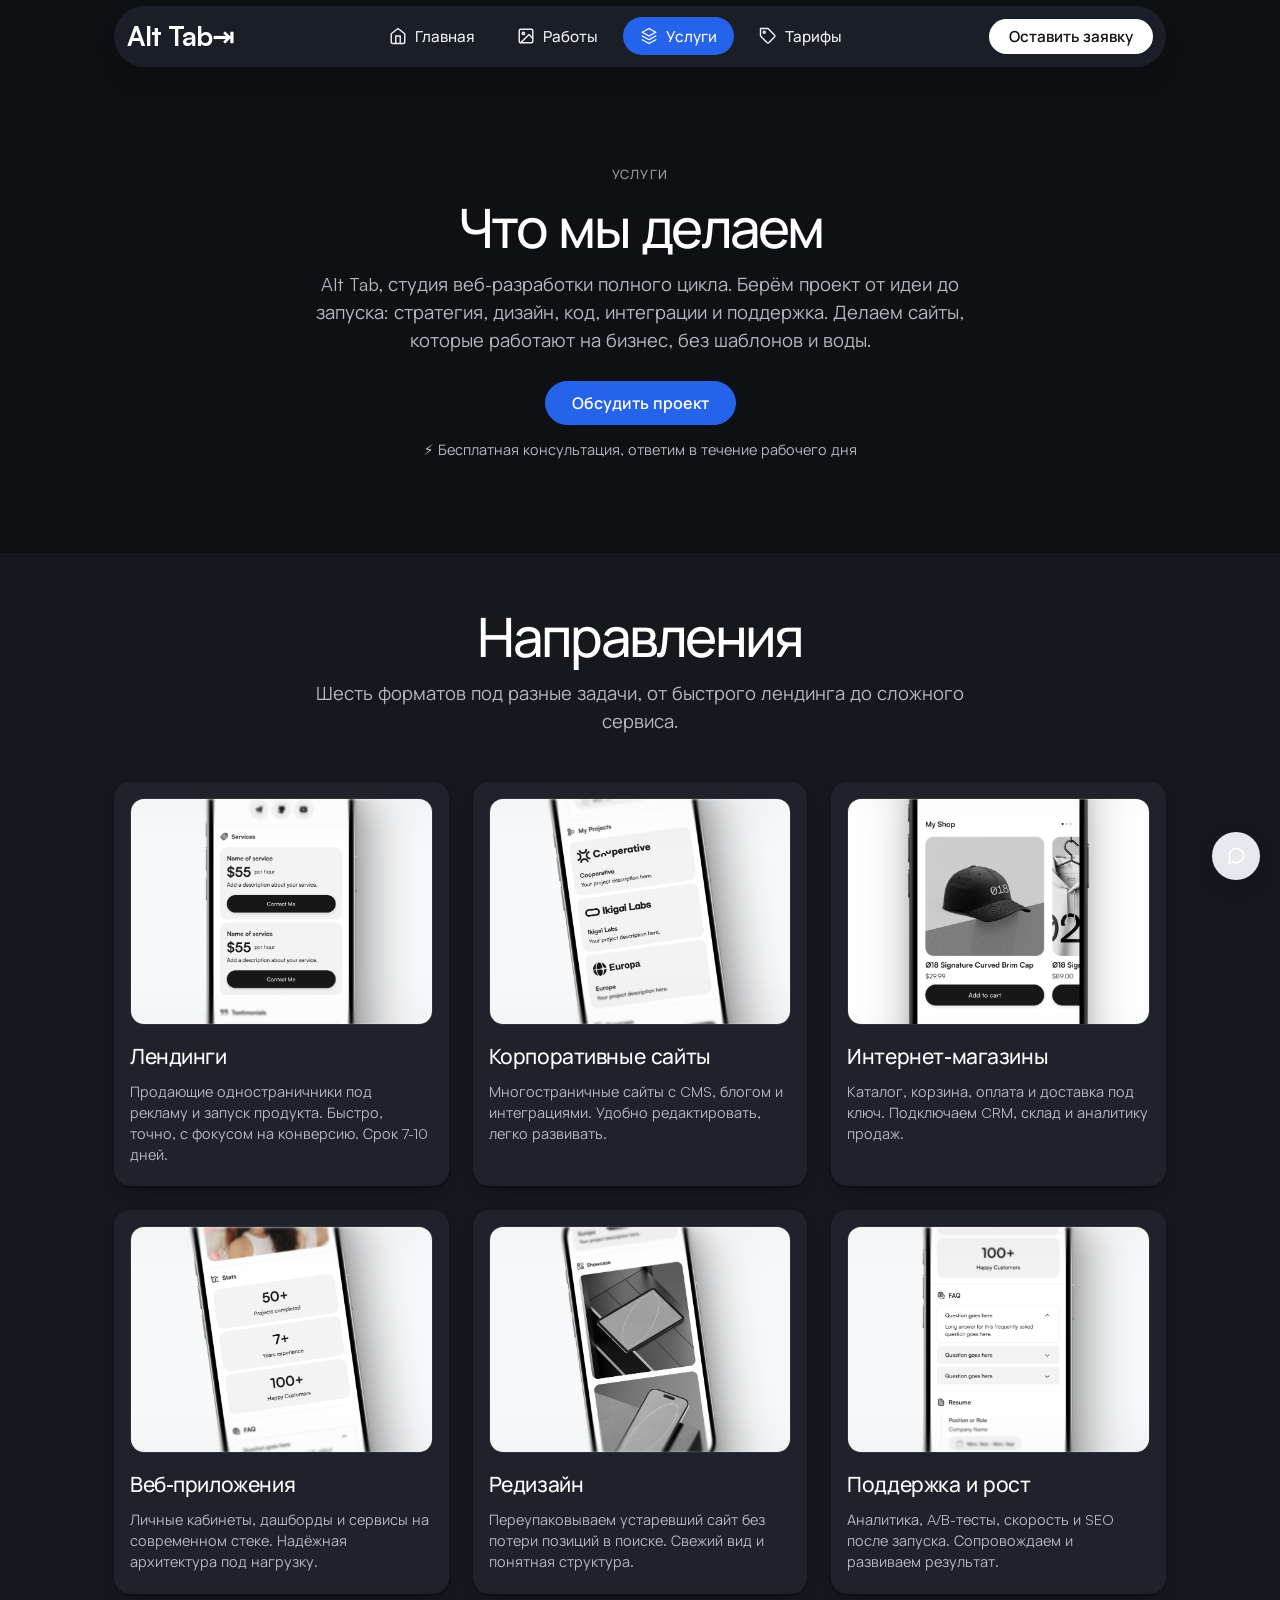
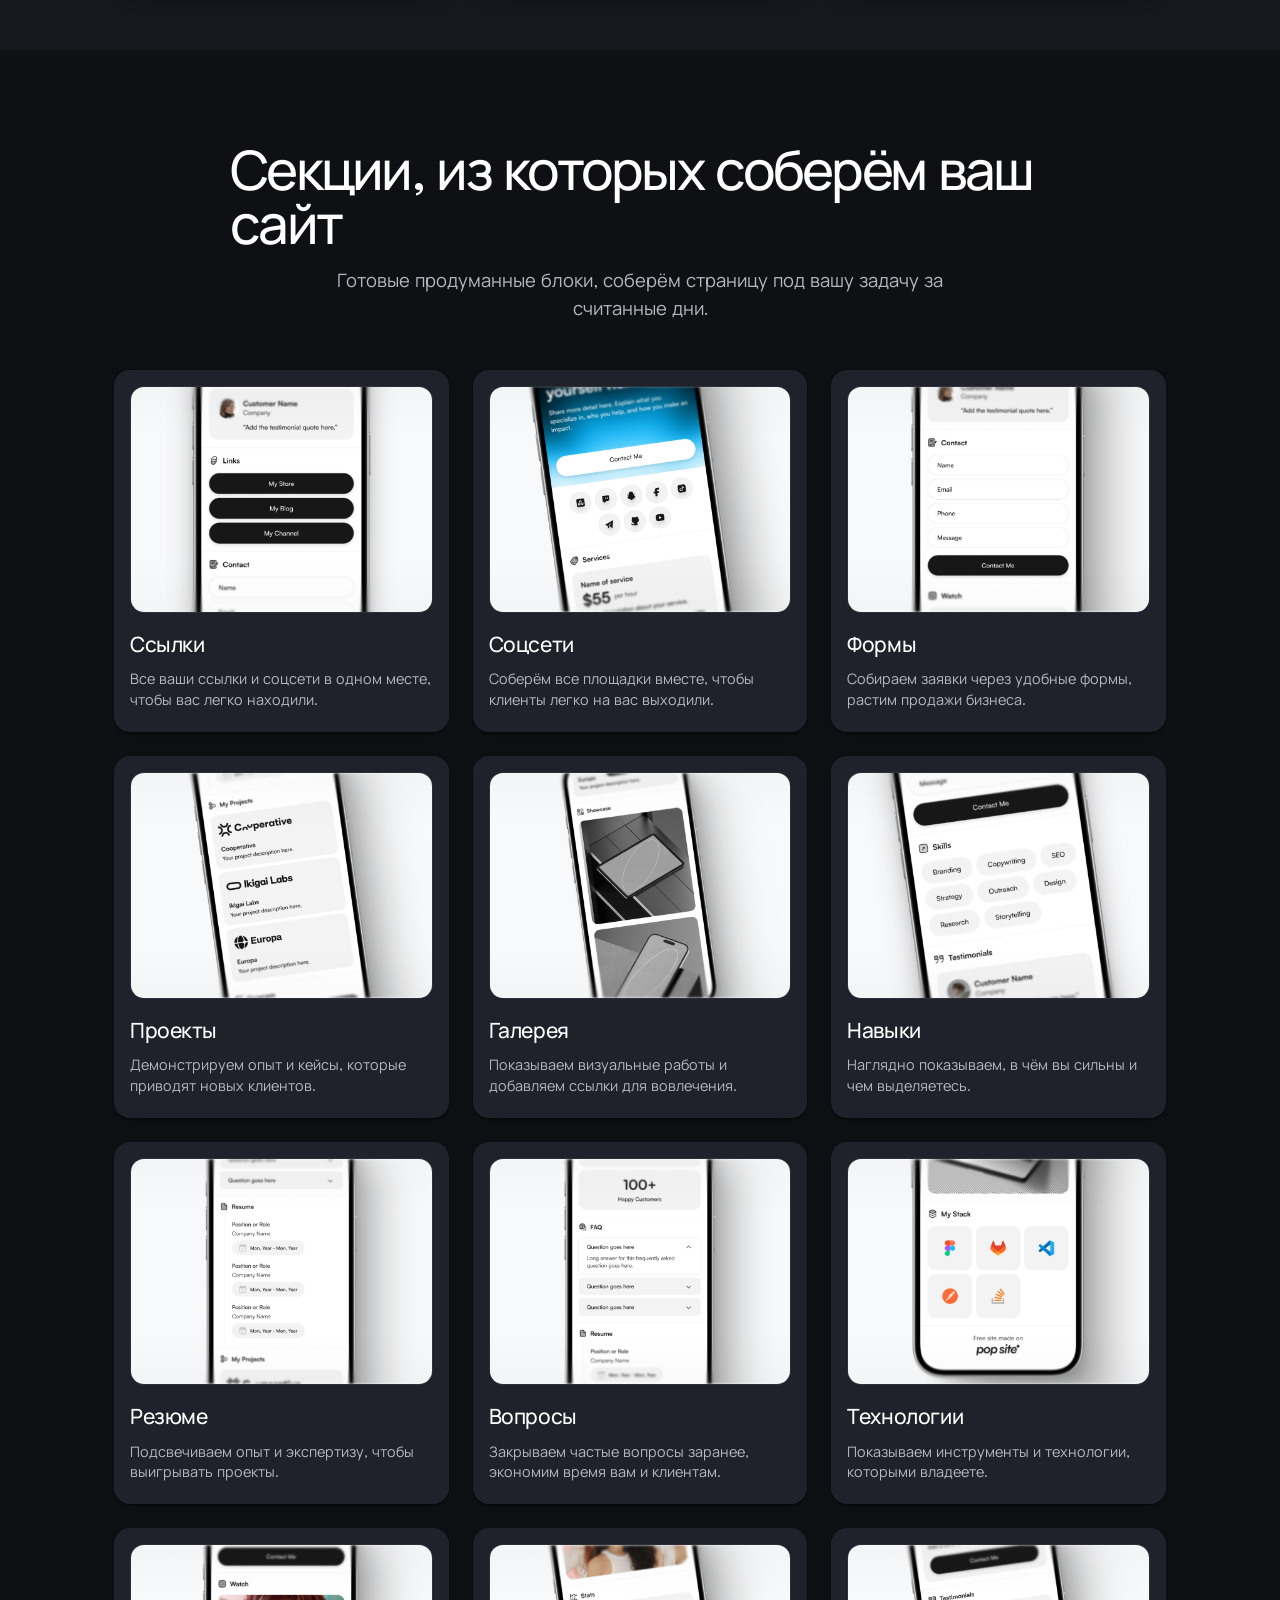
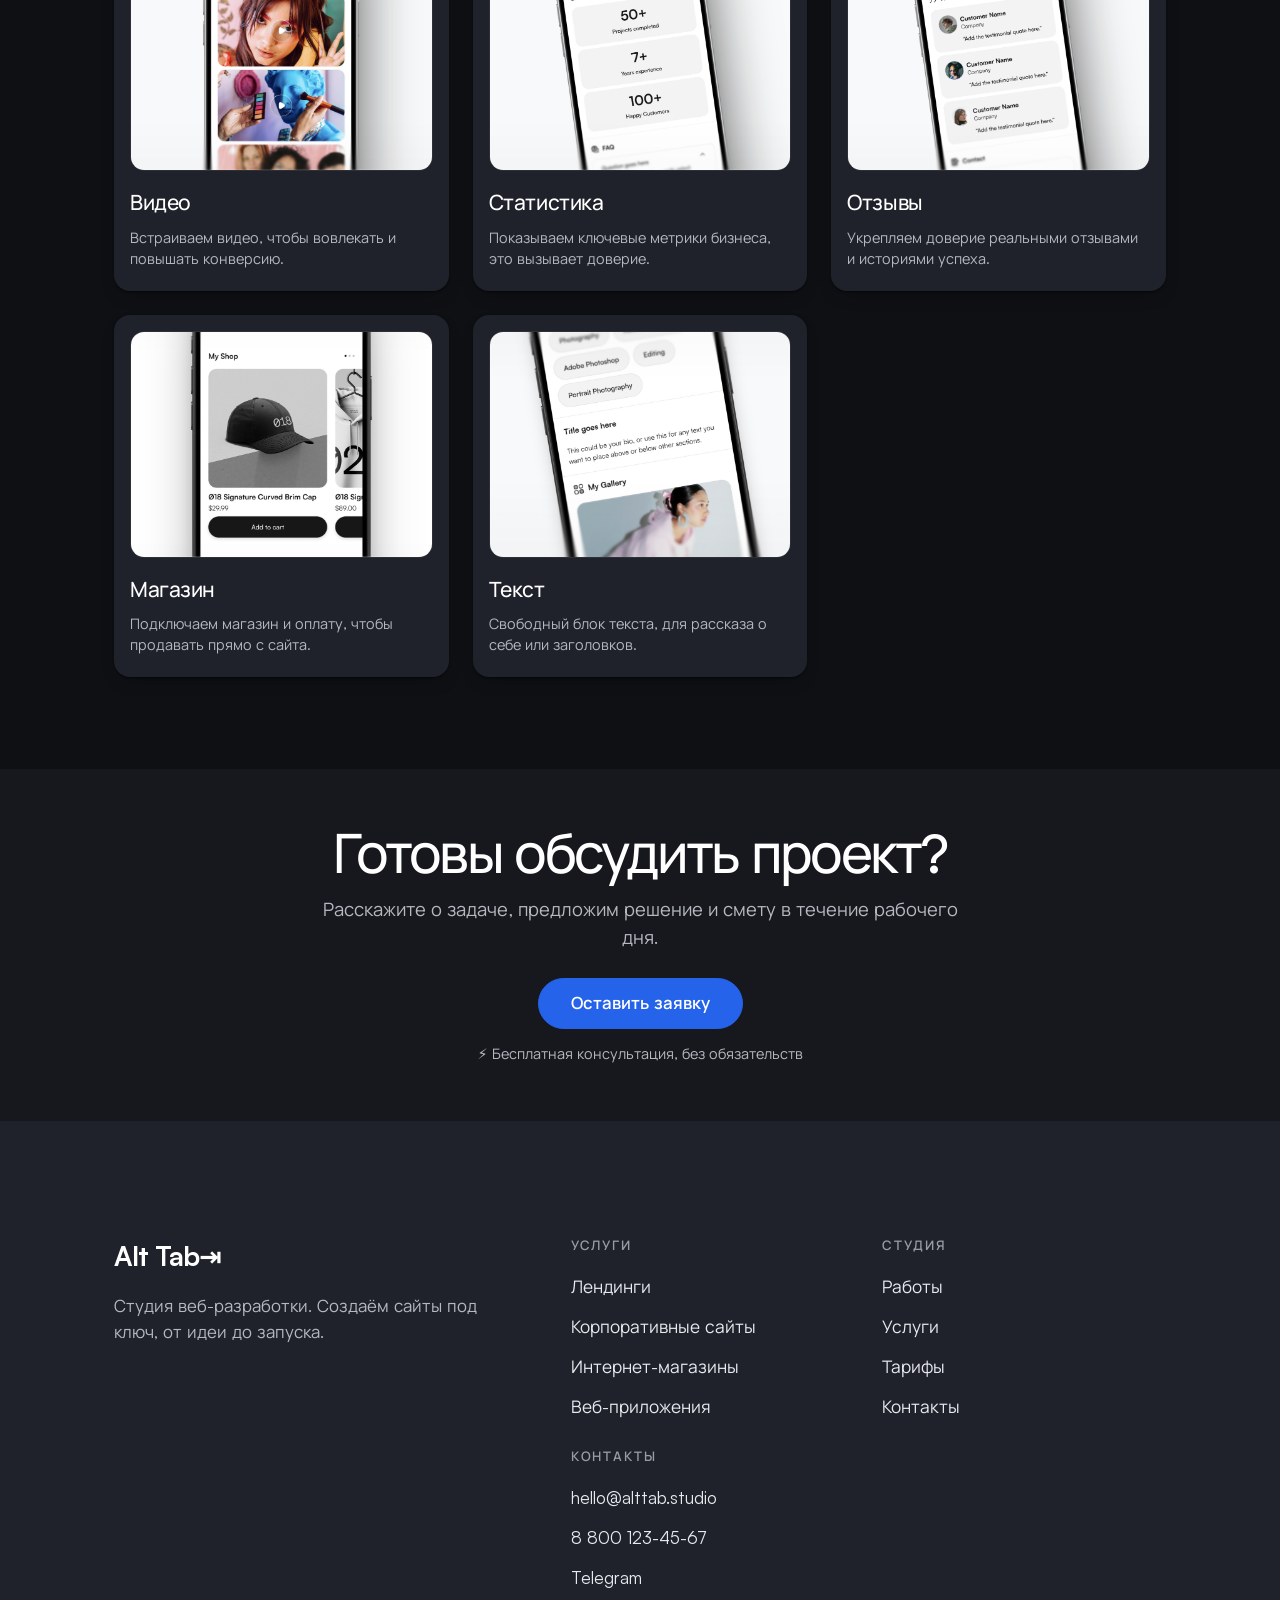
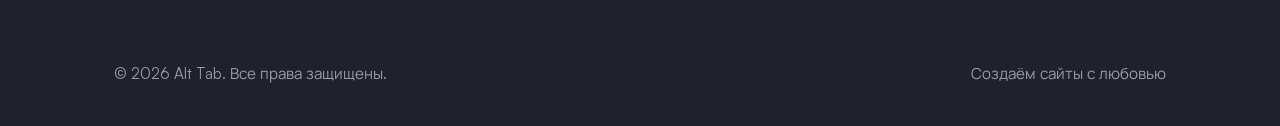
<file: uslugi.html>
<!DOCTYPE html>
<html lang="ru">
<head>
  <meta charset="utf-8">
  <meta name="viewport" content="width=device-width, initial-scale=1">
  <title>Услуги, Alt Tab. Что мы делаем</title>
  <meta name="description" content="Что делает студия Alt Tab: лендинги, корпоративные сайты, интернет-магазины, веб-приложения, редизайн и поддержка. Полное описание услуг.">
  <meta name="theme-color" content="#141416">

  <link rel="preconnect" href="https://fonts.googleapis.com">
  <link rel="preconnect" href="https://fonts.gstatic.com" crossorigin>
  <link rel="preload" as="font" type="font/woff2" href="fonts/satoshi-700.woff2" crossorigin>
  <link rel="stylesheet" href="https://fonts.googleapis.com/css2?family=Manrope:wght@400;500;700;800&family=Inter:wght@400;500&display=swap">
  <link rel="stylesheet" href="styles.css?v=114">
</head>
<body>
  <a href="#main" class="skip-link">Перейти к основному содержимому</a>

  <!-- ============ HEADER (dark pill nav) ============ -->
  <header class="site-header betting-nav" id="top">
    <div class="container header-inner">
      <a href="index.html#top" class="brand brand--nav" aria-label="Alt Tab, на главную">
        <span class="brand-word">Alt&nbsp;Tab<span class="brand-star" aria-hidden="true">⇥</span></span>
      </a>

      <nav class="pill-nav" aria-label="Основная навигация">
        <ul role="list">
          <li><a href="index.html#top" class="pill">
            <svg class="pic" viewBox="0 0 24 24" fill="none" stroke="currentColor" stroke-width="1.9" stroke-linecap="round" stroke-linejoin="round" aria-hidden="true" focusable="false"><path d="m3 9 9-7 9 7v11a2 2 0 0 1-2 2H5a2 2 0 0 1-2-2z"/><path d="M9 22V12h6v10"/></svg>
            Главная</a></li>
          <li><a href="index.html#works" class="pill">
            <svg class="pic" viewBox="0 0 24 24" fill="none" stroke="currentColor" stroke-width="1.9" stroke-linecap="round" stroke-linejoin="round" aria-hidden="true" focusable="false"><rect x="3" y="3" width="18" height="18" rx="2"/><circle cx="8.5" cy="8.5" r="1.6"/><path d="m21 15-5-5L5 21"/></svg>
            Работы</a></li>
          <li><a href="uslugi.html" class="pill pill--active" aria-current="page">
            <svg class="pic" viewBox="0 0 24 24" fill="none" stroke="currentColor" stroke-width="1.9" stroke-linecap="round" stroke-linejoin="round" aria-hidden="true" focusable="false"><path d="m12 2 9 5-9 5-9-5 9-5z"/><path d="m3 12 9 5 9-5"/><path d="m3 17 9 5 9-5"/></svg>
            Услуги</a></li>
          <li><a href="index.html#pricing" class="pill">
            <svg class="pic" viewBox="0 0 24 24" fill="none" stroke="currentColor" stroke-width="1.9" stroke-linecap="round" stroke-linejoin="round" aria-hidden="true" focusable="false"><path d="M20.6 13.4 13.4 20.6a2 2 0 0 1-2.8 0L2 12V2h10l8.6 8.6a2 2 0 0 1 0 2.8z"/><circle cx="7" cy="7" r="1.3"/></svg>
            Тарифы</a></li>
        </ul>
      </nav>

      <div class="header-actions">
        <a href="index.html#contact" class="btn-auth btn-register">Оставить заявку</a>
        <button type="button" id="burger" class="burger" aria-expanded="false" aria-controls="mobile-menu" aria-label="Открыть меню">
          <span class="burger-box" aria-hidden="true"><span class="burger-line"></span></span>
        </button>
      </div>
    </div>
  </header>

  <!-- ============ MOBILE MENU ============ -->
  <div id="mobile-menu" class="mobile-menu" hidden>
    <div class="mobile-menu-panel" role="dialog" aria-modal="true" aria-label="Меню" tabindex="-1">
      <div class="mobile-menu-top">
        <span class="brand brand--static" aria-hidden="true"><span class="brand-word brand-word--dark">Alt Tab<span class="brand-star">⇥</span></span></span>
        <button type="button" id="menu-close" class="menu-close" aria-label="Закрыть меню"><span aria-hidden="true">✕</span></button>
      </div>
      <nav aria-label="Мобильное меню">
        <ul role="list" class="mobile-nav-list">
          <li><a href="index.html#top">Главная</a></li>
          <li><a href="index.html#works">Работы</a></li>
          <li><a href="uslugi.html">Услуги</a></li>
          <li><a href="index.html#pricing">Тарифы</a></li>
        </ul>
      </nav>
      <a href="index.html#contact" class="btn-auth btn-register btn-block" data-close-menu>Оставить заявку</a>
    </div>
  </div>

  <main id="main" tabindex="-1">

    <!-- ============ INTRO ============ -->
    <section class="section center-section" aria-labelledby="uslugi-heading">
      <div class="container center-head">
        <p class="eyebrow center">Услуги</p>
        <h1 id="uslugi-heading" class="section-title">Что мы делаем</h1>
        <p class="section-lead center">Alt Tab, студия веб-разработки полного цикла. Берём проект от идеи до запуска: стратегия, дизайн, код, интеграции и поддержка. Делаем сайты, которые работают на бизнес, без шаблонов и воды.</p>
        <a href="index.html#contact" class="btn btn-solid">Обсудить проект</a>
        <p class="reassure-line"><span aria-hidden="true">⚡</span> Бесплатная консультация, ответим в течение рабочего дня</p>
      </div>
    </section>

    <!-- ============ SERVICES ============ -->
    <section class="section section-soft" aria-labelledby="what-heading">
      <div class="container">
        <div class="center-head">
          <h2 id="what-heading" class="section-title">Направления</h2>
          <p class="section-lead center">Шесть форматов под разные задачи, от быстрого лендинга до сложного сервиса.</p>
        </div>

        <ul role="list" class="grid grid-3 showcase">
          <li class="sc-card"><img class="sc-prev" src="assets/sec-services.jpg" alt="" width="1920" height="1440" loading="lazy"><h3 class="sc-title">Лендинги</h3><p class="sc-desc">Продающие одностраничники под рекламу и запуск продукта. Быстро, точно, с фокусом на конверсию. Срок 7-10 дней.</p></li>
          <li class="sc-card"><img class="sc-prev" src="assets/sec-projects.jpg" alt="" width="1920" height="1440" loading="lazy"><h3 class="sc-title">Корпоративные сайты</h3><p class="sc-desc">Многостраничные сайты с CMS, блогом и интеграциями. Удобно редактировать, легко развивать.</p></li>
          <li class="sc-card"><img class="sc-prev" src="assets/sec-shop.jpg" alt="" width="1920" height="1440" loading="lazy"><h3 class="sc-title">Интернет-магазины</h3><p class="sc-desc">Каталог, корзина, оплата и доставка под ключ. Подключаем CRM, склад и аналитику продаж.</p></li>
          <li class="sc-card"><img class="sc-prev" src="assets/sec-stats.jpg" alt="" width="1920" height="1440" loading="lazy"><h3 class="sc-title">Веб-приложения</h3><p class="sc-desc">Личные кабинеты, дашборды и сервисы на современном стеке. Надёжная архитектура под нагрузку.</p></li>
          <li class="sc-card"><img class="sc-prev" src="assets/sec-gallery.jpg" alt="" width="1920" height="1440" loading="lazy"><h3 class="sc-title">Редизайн</h3><p class="sc-desc">Переупаковываем устаревший сайт без потери позиций в поиске. Свежий вид и понятная структура.</p></li>
          <li class="sc-card"><img class="sc-prev" src="assets/sec-faq.jpg" alt="" width="1920" height="1440" loading="lazy"><h3 class="sc-title">Поддержка и рост</h3><p class="sc-desc">Аналитика, A/B-тесты, скорость и SEO после запуска. Сопровождаем и развиваем результат.</p></li>
        </ul>
      </div>
    </section>

    <!-- ============ SECTIONS WE BUILD ============ -->
    <section class="section" aria-labelledby="blocks-heading">
      <div class="container">
        <div class="center-head">
          <h2 id="blocks-heading" class="section-title">Секции, из которых соберём ваш сайт</h2>
          <p class="section-lead center">Готовые продуманные блоки, соберём страницу под вашу задачу за считанные дни.</p>
        </div>

        <ul role="list" class="grid grid-3 showcase">
          <li class="sc-card"><img class="sc-prev" src="assets/sec-links.jpg" alt="" width="1920" height="1440" loading="lazy"><h3 class="sc-title">Ссылки</h3><p class="sc-desc">Все ваши ссылки и соцсети в одном месте, чтобы вас легко находили.</p></li>
          <li class="sc-card"><img class="sc-prev" src="assets/sec-socials.jpg" alt="" width="1920" height="1440" loading="lazy"><h3 class="sc-title">Соцсети</h3><p class="sc-desc">Соберём все площадки вместе, чтобы клиенты легко на вас выходили.</p></li>
          <li class="sc-card"><img class="sc-prev" src="assets/sec-forms.jpg" alt="" width="1920" height="1440" loading="lazy"><h3 class="sc-title">Формы</h3><p class="sc-desc">Собираем заявки через удобные формы, растим продажи бизнеса.</p></li>
          <li class="sc-card"><img class="sc-prev" src="assets/sec-projects.jpg" alt="" width="1920" height="1440" loading="lazy"><h3 class="sc-title">Проекты</h3><p class="sc-desc">Демонстрируем опыт и кейсы, которые приводят новых клиентов.</p></li>
          <li class="sc-card"><img class="sc-prev" src="assets/sec-gallery.jpg" alt="" width="1920" height="1440" loading="lazy"><h3 class="sc-title">Галерея</h3><p class="sc-desc">Показываем визуальные работы и добавляем ссылки для вовлечения.</p></li>
          <li class="sc-card"><img class="sc-prev" src="assets/sec-skills.jpg" alt="" width="1920" height="1440" loading="lazy"><h3 class="sc-title">Навыки</h3><p class="sc-desc">Наглядно показываем, в чём вы сильны и чем выделяетесь.</p></li>
          <li class="sc-card"><img class="sc-prev" src="assets/sec-resume.jpg" alt="" width="1920" height="1440" loading="lazy"><h3 class="sc-title">Резюме</h3><p class="sc-desc">Подсвечиваем опыт и экспертизу, чтобы выигрывать проекты.</p></li>
          <li class="sc-card"><img class="sc-prev" src="assets/sec-faq.jpg" alt="" width="1920" height="1440" loading="lazy"><h3 class="sc-title">Вопросы</h3><p class="sc-desc">Закрываем частые вопросы заранее, экономим время вам и клиентам.</p></li>
          <li class="sc-card"><img class="sc-prev" src="assets/sec-techstack.jpg" alt="" width="1920" height="1440" loading="lazy"><h3 class="sc-title">Технологии</h3><p class="sc-desc">Показываем инструменты и технологии, которыми владеете.</p></li>
          <li class="sc-card"><img class="sc-prev" src="assets/sec-videos.jpg" alt="" width="1920" height="1440" loading="lazy"><h3 class="sc-title">Видео</h3><p class="sc-desc">Встраиваем видео, чтобы вовлекать и повышать конверсию.</p></li>
          <li class="sc-card"><img class="sc-prev" src="assets/sec-stats.jpg" alt="" width="1920" height="1440" loading="lazy"><h3 class="sc-title">Статистика</h3><p class="sc-desc">Показываем ключевые метрики бизнеса, это вызывает доверие.</p></li>
          <li class="sc-card"><img class="sc-prev" src="assets/sec-testimonials.jpg" alt="" width="1920" height="1440" loading="lazy"><h3 class="sc-title">Отзывы</h3><p class="sc-desc">Укрепляем доверие реальными отзывами и историями успеха.</p></li>
          <li class="sc-card"><img class="sc-prev" src="assets/sec-shop.jpg" alt="" width="1920" height="1440" loading="lazy"><h3 class="sc-title">Магазин</h3><p class="sc-desc">Подключаем магазин и оплату, чтобы продавать прямо с сайта.</p></li>
          <li class="sc-card"><img class="sc-prev" src="assets/sec-text.jpg" alt="" width="1920" height="1440" loading="lazy"><h3 class="sc-title">Текст</h3><p class="sc-desc">Свободный блок текста, для рассказа о себе или заголовков.</p></li>
        </ul>
      </div>
    </section>

    <!-- ============ CTA ============ -->
    <section class="section center-section section-soft" aria-labelledby="cta-heading">
      <div class="container center-head">
        <h2 id="cta-heading" class="section-title">Готовы обсудить проект?</h2>
        <p class="section-lead center">Расскажите о задаче, предложим решение и смету в течение рабочего дня.</p>
        <a href="index.html#contact" class="btn btn-solid btn-lg">Оставить заявку</a>
        <p class="reassure-line"><span aria-hidden="true">⚡</span> Бесплатная консультация, без обязательств</p>
      </div>
    </section>
  </main>

  <!-- ============ FOOTER ============ -->
  <footer class="site-footer" id="footer">
    <div class="container footer-inner">
      <div class="footer-brand">
        <span class="brand brand--static"><span class="brand-word brand-word--dark">Alt Tab<span class="brand-star" aria-hidden="true">⇥</span></span></span>
        <p class="footer-tagline">Студия веб-разработки. Создаём сайты под ключ, от идеи до запуска.</p>
      </div>

      <nav class="footer-nav" aria-label="Нижняя навигация">
        <div class="footer-col">
          <h2 class="footer-col-title">Услуги</h2>
          <ul role="list">
            <li><a href="uslugi.html">Лендинги</a></li>
            <li><a href="uslugi.html">Корпоративные сайты</a></li>
            <li><a href="uslugi.html">Интернет-магазины</a></li>
            <li><a href="uslugi.html">Веб-приложения</a></li>
          </ul>
        </div>
        <div class="footer-col">
          <h2 class="footer-col-title">Студия</h2>
          <ul role="list">
            <li><a href="index.html#works">Работы</a></li>
            <li><a href="uslugi.html">Услуги</a></li>
            <li><a href="index.html#pricing">Тарифы</a></li>
            <li><a href="index.html#contact">Контакты</a></li>
          </ul>
        </div>
        <div class="footer-col">
          <h2 class="footer-col-title">Контакты</h2>
          <ul role="list">
            <li><a href="mailto:hello@alttab.studio">hello@alttab.studio</a></li>
            <li><a href="tel:+78001234567">8 800 123-45-67</a></li>
            <li><a href="https://t.me/" target="_blank" rel="noopener">Telegram <span class="sr-only">(откроется в новой вкладке)</span></a></li>
          </ul>
        </div>
      </nav>
    </div>

    <div class="container footer-bottom">
      <p>© 2026 Alt Tab. Все права защищены.</p>
      <p>Создаём сайты с любовью</p>
    </div>
  </footer>

  <button type="button" class="chat-fab" aria-label="Открыть чат поддержки">
    <svg viewBox="0 0 24 24" width="20" height="20" aria-hidden="true" focusable="false">
      <path d="M21 11.5a8.38 8.38 0 0 1-8.5 8.5 8.5 8.5 0 0 1-3.8-.9L3 21l1.9-5.7a8.5 8.5 0 0 1-.9-3.8 8.38 8.38 0 0 1 8.5-8.5A8.5 8.5 0 0 1 21 11.5z" fill="none" stroke="#fff" stroke-width="2" stroke-linecap="round" stroke-linejoin="round"/>
    </svg>
  </button>

  <script src="script.js?v=24"></script>
</body>
</html>
</file>
<file: styles.css>
/* ============================================================
   alt tab — web studio landing
   "Pop Site" style: white gallery canvas · Satoshi · monochrome
   + a single scarce blue · hairline borders, no shadows.
   ============================================================ */

/* self-hosted Satoshi (from pop.site / Fontshare) — scoped to Latin so Cyrillic falls to Manrope */
@font-face { font-family: "Satoshi"; src: url("fonts/satoshi-400.woff2") format("woff2"); font-weight: 400; font-style: normal; font-display: swap; unicode-range: U+0000-00FF, U+0131, U+0152-0153, U+2000-206F, U+2122; }
@font-face { font-family: "Satoshi"; src: url("fonts/satoshi-500.woff2") format("woff2"); font-weight: 500; font-style: normal; font-display: swap; unicode-range: U+0000-00FF, U+0131, U+0152-0153, U+2000-206F, U+2122; }
@font-face { font-family: "Satoshi"; src: url("fonts/satoshi-700.woff2") format("woff2"); font-weight: 700; font-style: normal; font-display: swap; unicode-range: U+0000-00FF, U+0131, U+0152-0153, U+2000-206F, U+2122; }
@font-face { font-family: "Satoshi"; src: url("fonts/satoshi-900.woff2") format("woff2"); font-weight: 900; font-style: normal; font-display: swap; unicode-range: U+0000-00FF, U+0131, U+0152-0153, U+2000-206F, U+2122; }

/* psst… долистал в коде до сюда? иди на хуй 😏 (шучу) — давай сделаем тебе сайт: hello@alttab.studio */
:root {
  /* surfaces */
  --bg: #0e1014;            /* page background (dark) */
  --page: #1f222b;          /* elevated surfaces: cards, inputs */
  --surface-soft: #2a2d36;  /* inset / mock-bar */
  --wash: #1e2740;          /* dark blue wash */

  /* ink */
  --ink: #ffffff;           /* headings, strong */
  --charcoal: #e8e9ee;      /* body text, ghost border, focus ring */
  --granite: #b6b8c0;       /* muted helper text */
  --slate: #9a9ca4;         /* tertiary / metadata */
  --mist: #2e3038;          /* hairline dividers only */

  /* the one blue */
  --blue: #3b82f6;          /* signal — active-link underline / brand dot (UI ≥3:1) */
  --blue-fill: #2563eb;     /* CTA fill — white text 5.2:1 */
  --blue-fill-hover: #3b82f6;
  --blue-text: #93c5fd;     /* in-body link text on dark (always underlined) */

  /* functional states */
  --err: #f87171;
  --err-bg: #2a1614;
  --ok: #4ade80;
  --ok-bg: #122017;

  --maxw: 1100px;
  --maxw-narrow: 760px;
  --header-h: 68px;
  --r-card: 16px;
  --r-feature: 22px;
  --r-input: 12px;
  --r-pill: 9999px;
  --border-soft: #353842;
  --shadow-1: 0 1px 2px rgba(0,0,0,.5), 0 8px 20px -12px rgba(0,0,0,.6);
  --shadow-2: 0 2px 6px rgba(0,0,0,.55), 0 20px 44px -18px rgba(0,0,0,.7);

  --font: "Satoshi", "Manrope", ui-sans-serif, system-ui, -apple-system, BlinkMacSystemFont, "Segoe UI", Roboto, sans-serif;
  --font-input: "Inter", system-ui, -apple-system, sans-serif;

  --ease: cubic-bezier(.22, .61, .36, 1);
  color-scheme: dark;
}

/* ---------- reset ---------- */
*, *::before, *::after { box-sizing: border-box; }
* { margin: 0; }
html {
  scroll-padding-top: calc(var(--header-h) + 16px);
  scroll-padding-bottom: 88px;
  -webkit-text-size-adjust: 100%;
}
[id] { scroll-margin-top: calc(var(--header-h) + 16px); }

body {
  font-family: var(--font);
  background: var(--bg);
  color: var(--charcoal);
  line-height: 1.5;
  font-size: 0.9375rem; /* 15px — Pop Site body */
  -webkit-font-smoothing: antialiased;
  text-rendering: optimizeLegibility;
  overflow-x: hidden;
}

img, svg { display: block; max-width: 100%; }
a { color: inherit; }
button { font: inherit; color: inherit; }

/* ---------- a11y helpers ---------- */
.sr-only {
  position: absolute; width: 1px; height: 1px; padding: 0; margin: -1px;
  overflow: hidden; clip: rect(0 0 0 0); white-space: nowrap; border: 0;
}
.skip-link {
  position: absolute; left: 12px; top: -60px; z-index: 1200;
  background: var(--blue-fill); color: #fff; padding: 10px 18px;
  border-radius: 8px; font-weight: 600; text-decoration: none;
  transition: top .18s var(--ease);
}
.skip-link:focus { top: 12px; }

/* focus ring — dark outline (visible on white, wash, and the blue CTA) + soft blue glow */
:focus-visible {
  outline: 2px solid var(--charcoal);
  outline-offset: 2px;
  box-shadow: 0 0 0 4px rgba(59,130,246,.32);
  border-radius: 6px;
}

/* ---------- layout ---------- */
.container { width: 100%; max-width: var(--maxw); margin-inline: auto; padding-inline: 24px; }
.container-narrow { max-width: var(--maxw-narrow); }

.section { padding: clamp(56px, 8vw, 92px) 0; }
.section-head { max-width: 820px; margin: 0 auto clamp(32px, 4vw, 52px); text-align: center; }
.section-eyebrow,
.eyebrow {
  font-size: .8rem;
  font-weight: 500;
  letter-spacing: .1em;
  text-transform: uppercase;
  color: var(--slate);
  margin-bottom: 16px;
  display: flex; align-items: center; gap: 8px;
}
.section-title {
  font-size: clamp(2.1rem, 3vw + 1rem, 3.4rem);
  font-weight: 500;
  line-height: 1;
  letter-spacing: -.05em;
  color: var(--ink);
  overflow-wrap: break-word;
}
.section-lead {
  margin-top: 18px;
  font-size: 1.15rem;
  color: var(--granite);
  max-width: 56ch;
}

/* ---------- grids ---------- */
.grid { display: grid; gap: 24px; list-style: none; padding: 0; }
.grid-3 { grid-template-columns: repeat(3, 1fr); }
@media (max-width: 940px) { .grid-3 { grid-template-columns: repeat(2, 1fr); } }
@media (max-width: 620px) { .grid-3 { grid-template-columns: 1fr; } }

/* ---------- buttons ---------- */
.btn {
  display: inline-flex; align-items: center; justify-content: center; gap: 8px;
  padding: 13px 26px;
  font-weight: 600; font-size: 1rem; line-height: 1;
  border: 1px solid transparent;
  border-radius: var(--r-pill);
  text-decoration: none; cursor: pointer;
  transition: transform .15s var(--ease), background .2s var(--ease),
              color .2s var(--ease), border-color .2s var(--ease);
  white-space: nowrap;
}
.btn-solid { background: var(--blue-fill); color: #fff; border-color: var(--blue-fill); }
.btn-solid:hover { transform: translateY(-2px); background: var(--blue-fill-hover); border-color: var(--blue-fill-hover); }
.btn-ghost { background: #73767f; color: #fff; border-color: transparent; }
.btn-ghost:hover { transform: translateY(-2px); background: #8c8f98; color: #111; border-color: transparent; }
.btn-sm { padding: 10px 20px; font-size: .95rem; }

/* glowing "all projects" CTA */
.works-cta { text-align: center; margin-top: clamp(4px, 1vw, 12px); }
.btn-glow { animation: btn-glow-pulse 2.6s ease-in-out infinite; }
@keyframes btn-glow-pulse {
  0%, 100% { box-shadow: 0 0 16px 1px rgba(37,99,235,.35); }
  50%      { box-shadow: 0 0 30px 6px rgba(37,99,235,.65); }
}
.btn-glow:focus-visible { animation: none; }
@media (prefers-reduced-motion: reduce) { .btn-glow { animation: none; box-shadow: 0 0 18px 2px rgba(37,99,235,.4); } }
.btn-lg { padding: 16px 32px; font-size: 1.05rem; }
.btn-block { display: flex; width: 100%; }
.btn:active { transform: translateY(0); }

/* ---------- brand (wordmark + one blue dot) ---------- */
.brand {
  display: inline-flex; align-items: baseline; gap: 5px;
  text-decoration: none; font-weight: 700; letter-spacing: -.02em;
  font-size: 1.2rem; color: var(--ink);
}
.brand-key { background: none; border: 0; box-shadow: none; padding: 0; font: inherit; color: var(--ink); }
.brand-key--accent { color: var(--ink); }
.brand-caret { color: var(--charcoal); font-size: .7em; line-height: 1; transform: translateY(-.35em); }

.kbd {
  display: inline-flex; align-items: center; justify-content: center;
  min-width: 22px; height: 22px; padding: 0 5px;
  border: 1px solid var(--mist); border-radius: 6px;
  background: var(--page); font-size: .82rem; color: var(--charcoal); font-weight: 500;
}

/* ---------- header ---------- */
.site-header {
  position: sticky; top: 0; z-index: 100;
  height: var(--header-h);
  background: rgba(255,255,255,.85);
  backdrop-filter: saturate(180%) blur(14px);
  -webkit-backdrop-filter: saturate(180%) blur(14px);
  border-bottom: 1px solid var(--mist);
}
.header-inner { height: 100%; display: flex; align-items: center; justify-content: space-between; gap: 20px; }
.nav-desktop ul { display: flex; gap: 4px; list-style: none; padding: 0; }
.nav-desktop a {
  display: inline-block; padding: 8px 14px; border-radius: 8px;
  text-decoration: none; color: var(--charcoal); font-weight: 400; font-size: .98rem;
  transition: color .15s, background .15s;
}
.nav-desktop a:hover { color: var(--ink); background: var(--surface-soft); }
.nav-desktop a[aria-current="true"] { color: var(--ink); font-weight: 500; box-shadow: inset 0 -2px 0 var(--blue); border-radius: 0; }
.header-actions { display: flex; align-items: center; gap: 12px; }

/* burger */
.burger {
  display: none; width: 40px; height: 40px;
  align-items: center; justify-content: center;
  background: transparent; border: 1px solid var(--charcoal); border-radius: 10px; cursor: pointer;
}
.burger-box { position: relative; width: 20px; height: 2px; }
.burger-line, .burger-line::before, .burger-line::after {
  position: absolute; left: 0; width: 20px; height: 2px; background: var(--ink); border-radius: 2px;
  transition: transform .2s var(--ease), opacity .2s;
}
.burger-line { top: 0; }
.burger-line::before { content: ""; top: -6px; }
.burger-line::after { content: ""; top: 6px; }

@media (max-width: 860px) {
  .nav-desktop, .header-cta { display: none; }
  .burger { display: inline-flex; }
}

/* ---------- mobile menu (compact dropdown under the burger) ---------- */
.mobile-menu { position: fixed; inset: 0; z-index: 200; }
.mobile-menu::before {
  content: ""; position: absolute; inset: 0; background: rgba(0,0,0,.4);
  animation: fade .25s var(--ease);
}
.mobile-menu.is-closing::before { animation: fadeOut .18s var(--ease) forwards; }
.mobile-menu-panel {
  position: absolute; top: 80px; right: 12px;
  width: min(280px, calc(100vw - 24px));
  max-height: calc(100vh - 96px); overflow-y: auto; -webkit-overflow-scrolling: touch;
  display: flex; flex-direction: column;
  background: var(--page);
  border-radius: 16px;
  padding: 8px;
  box-shadow: 0 20px 50px -16px rgba(0,0,0,.6);
  transform-origin: top right;
  animation: dropIn .22s cubic-bezier(.22, .61, .36, 1);
}
@supports ((backdrop-filter: blur(1px)) or (-webkit-backdrop-filter: blur(1px))) {
  .mobile-menu-panel {
    background: rgba(22,24,30,.92);
    -webkit-backdrop-filter: blur(30px) saturate(180%);
    backdrop-filter: blur(30px) saturate(180%);
  }
}
@media (prefers-reduced-transparency: reduce), (forced-colors: active) {
  .mobile-menu-panel { background: var(--page); -webkit-backdrop-filter: none; backdrop-filter: none; }
}
.mobile-menu.is-closing .mobile-menu-panel { animation: dropOut .18s var(--ease) forwards; }

.mobile-menu-top { display: flex; align-items: center; justify-content: flex-end; height: auto; margin-bottom: 2px; }
.mobile-menu-panel .brand { display: none; }
.menu-close {
  width: 40px; height: 40px; display: inline-flex; align-items: center; justify-content: center;
  background: transparent; border: 1px solid var(--charcoal); border-radius: 10px; cursor: pointer;
  font-size: 1rem; color: var(--ink);
}
.mobile-nav-list { list-style: none; padding: 0; margin: 2px 0 8px; display: flex; flex-direction: column; gap: 2px; }
.mobile-nav-list a {
  display: block; padding: 11px 14px; border-radius: 10px; font-size: 1.1rem; font-weight: 600; text-decoration: none;
  letter-spacing: -.01em; color: var(--ink); transition: background .15s;
}
.mobile-nav-list a:hover { background: rgba(255,255,255,.06); }

@keyframes fade { from { opacity: 0; } }
@keyframes fadeOut { to { opacity: 0; } }
@keyframes dropIn { from { opacity: 0; transform: translateY(-8px) scale(.96); } to { opacity: 1; transform: none; } }
@keyframes dropOut { from { opacity: 1; transform: none; } to { opacity: 0; transform: translateY(-8px) scale(.97); } }

/* ---------- hero ---------- */
.hero {
  position: relative;
  padding: clamp(28px, 5vw, 72px) 0 clamp(40px, 6vw, 72px);
  text-align: center;
}
.hero-inner { display: flex; flex-direction: column; align-items: center; }
.hero-eyebrow {
  justify-content: center; gap: 6px;
  border: 1px solid var(--mist); background: var(--page);
  padding: 7px 14px; border-radius: var(--r-pill);
  text-transform: none; letter-spacing: 0; color: var(--granite); font-size: .85rem; font-weight: 400;
}
.hero-eyebrow .kbd { min-width: 23px; height: 23px; }
.hero-title {
  margin-top: 24px;
  font-size: clamp(2.6rem, 6.5vw + .8rem, 6.4rem);
  font-weight: 500;
  line-height: .9;
  letter-spacing: -.055em;
  color: var(--ink);
  max-width: 14ch;
  overflow-wrap: anywhere;
}
.mark {
  position: relative;
  background: transparent; color: inherit;
  padding: 0; border-radius: 0;
  white-space: nowrap;
}
.hero-sub {
  margin-top: 20px; font-size: clamp(1rem, 1.3vw, 1.12rem);
  color: var(--slate); max-width: 52ch;
}
@media (max-width: 560px) {
  .hero { padding-top: 18px; }
  .hero-title { font-size: clamp(2.5rem, 11vw, 3.1rem); line-height: 1.04; letter-spacing: -.04em; }
  .hero-title .mark { padding: 0; border-radius: 0; }
}
.hero-cta { margin-top: 32px; display: flex; gap: 14px; flex-wrap: wrap; justify-content: center; }

.hero-stats {
  margin: clamp(44px, 6vw, 68px) auto 0;
  list-style: none; padding: 28px 0; width: 100%;
  display: grid; grid-template-columns: repeat(4, 1fr); gap: 24px;
}
.stat { display: flex; flex-direction: column; gap: 6px; align-items: center; text-align: center; }
.stat-num { font-size: clamp(1.8rem, 3.4vw, 2.6rem); font-weight: 700; letter-spacing: -.04em; line-height: 1; color: var(--ink); }
.stat-label { font-size: .9rem; color: var(--slate); }
@media (max-width: 620px) { .hero-stats { grid-template-columns: repeat(2, 1fr); gap: 28px 16px; } }

/* ---------- hero: badge / inline claim form / phone mockups (Pop Site) ---------- */
.hero-badge {
  display: inline-flex; align-items: center; gap: 8px;
  border: 0; background: var(--surface-soft);
  padding: 7px 16px; border-radius: var(--r-pill);
  font-size: .9rem; color: var(--granite); font-weight: 400;
}
.hero-badge strong { color: var(--ink); font-weight: 700; }
.hero-badge-star { color: var(--ink); }

.hero-claim {
  margin: 32px auto 0; width: 100%; max-width: 470px;
  display: flex; align-items: center; gap: 4px;
  background: var(--page); border: 1px solid var(--charcoal);
  border-radius: var(--r-pill); padding: 6px 6px 6px 12px;
  transition: border-color .15s, box-shadow .15s;
}
.hero-claim:focus-within { border-color: var(--blue-fill); box-shadow: 0 0 0 3px rgba(59,130,246,.28); }
.hero-claim input {
  flex: 1; min-width: 0; border: 0; background: transparent; outline: none;
  font-family: var(--font-input); font-size: 1rem; color: var(--charcoal); padding: 11px 8px;
}
.hero-claim input::placeholder { color: var(--slate); }
.hero-claim .btn { flex: 0 0 auto; padding: 12px 22px; }
.hero-reassure { margin-top: 14px; font-size: .9rem; color: var(--granite); }

.phones {
  margin: clamp(44px, 6vw, 76px) auto 0;
  width: 100%; max-width: 1080px;
  display: flex; justify-content: center; align-items: center; padding-top: 18px;
  perspective: 1600px;
}
.phone {
  flex: 0 0 auto; width: clamp(118px, 15vw, 178px);
  aspect-ratio: 9 / 19;
  background: #0a0a0a; border-radius: 30px; padding: 7px;
  margin: 0 -16px;
  box-shadow: 0 30px 55px -18px rgba(0,0,0,.5);
  animation: phone-float 6s ease-in-out infinite;
}
/* float uses the independent `translate` property so it composes with the
   per-phone `transform` (3D scatter) without clobbering it */
@keyframes phone-float {
  0%, 100% { translate: 0 0; }
  50%      { translate: 0 -12px; }
}
.phone .screen {
  width: 100%; height: 100%; background: #fff; border-radius: 23px; overflow: hidden;
  display: flex; flex-direction: column;
}
.scr-top { display: block; width: 100%; height: 44%; }
.scr-grad1 { background: linear-gradient(135deg, #3b82f6, #8b5cf6); }
.scr-grad2 { background: linear-gradient(135deg, #06b6d4, #3b82f6); }
.scr-grad3 { background: linear-gradient(135deg, #111827, #3b82f6); }
.scr-grad4 { background: linear-gradient(135deg, #10b981, #0ea5e9); }
.scr-grad5 { background: linear-gradient(135deg, #f59e0b, #ef4444); }
.scr-av { width: 30px; height: 30px; border-radius: 50%; background: #fff;
  margin: -15px 0 0 14px; box-shadow: 0 0 0 2px #fff, 0 1px 4px rgba(0,0,0,.25); }
.scr-l { display: block; height: 7px; background: #e6e6ea; border-radius: 4px; margin: 11px 0 0 14px; }
.w75 { width: 75%; } .w70 { width: 70%; } .w65 { width: 65%; } .w60 { width: 60%; }
.w50 { width: 50%; } .w45 { width: 45%; } .w40 { width: 40%; }
.scr-chip { display: block; height: 18px; width: 56%; background: var(--blue-fill); border-radius: 999px; margin: 14px 0 0 14px; }
.phone--a { transform: rotateY(26deg) rotate(-10deg) translateY(34px); z-index: 1; animation-delay: -0.6s; animation-duration: 6.4s; }
.phone--b { transform: rotateY(13deg) rotate(-5deg) translateY(-10px); z-index: 2; animation-delay: -2.1s; animation-duration: 5.4s; }
.phone--c { transform: rotateY(-2deg) rotate(3deg) translateY(20px) scale(1.06); z-index: 3; animation-delay: -1.1s; animation-duration: 6.8s; }
.phone--d { transform: rotateY(-15deg) rotate(6deg) translateY(-14px); z-index: 2; animation-delay: -2.8s; animation-duration: 5.7s; }
.phone--e { transform: rotateY(-27deg) rotate(12deg) translateY(30px); z-index: 1; animation-delay: -1.5s; animation-duration: 6.2s; }
@media (max-width: 620px) {
  .phone--a, .phone--e { display: none; }
  .phone { margin: 0 -8px; width: clamp(128px, 30vw, 158px); }
}

/* ---------- hero browser mockup (device frame may carry a soft shadow) ---------- */
.hero-mock {
  margin: clamp(48px, 7vw, 80px) auto 0;
  width: 100%; max-width: 980px;
  border: 1px solid var(--charcoal); border-radius: var(--r-feature); overflow: hidden;
  background: var(--page);
  box-shadow: 0 20px 40px rgba(0,0,0,.12);
  text-align: left;
}
.mock-bar {
  position: relative; display: flex; align-items: center; gap: 8px;
  padding: 12px 16px; background: var(--surface-soft); border-bottom: 1px solid var(--mist);
}
.mock-dot { width: 12px; height: 12px; border-radius: 50%; }
.mock-bar .mock-dot:nth-child(1) { background: #ff5f57; }
.mock-bar .mock-dot:nth-child(2) { background: #febc2e; }
.mock-bar .mock-dot:nth-child(3) { background: #28c840; }
.mock-url {
  position: absolute; left: 50%; transform: translateX(-50%);
  display: inline-flex; align-items: center; justify-content: center; gap: 7px;
  min-width: 200px; max-width: 62%;
  font-size: .8rem; color: var(--granite);
  background: var(--page); border-radius: 8px; padding: 6px 18px;
}
.mock-url svg { width: 11px; height: 11px; opacity: .65; flex: 0 0 auto; }
.mock-body { padding: 26px clamp(20px, 4vw, 48px) 40px; }
.mock-nav { display: flex; align-items: center; justify-content: space-between; padding-bottom: 28px; }
.mock-logo { width: 64px; height: 16px; background: var(--ink); border-radius: 5px; }
.mock-links { display: flex; gap: 16px; }
.mock-links i { width: 38px; height: 9px; background: var(--mist); border-radius: 4px; }
.mock-btn { width: 78px; height: 26px; background: var(--blue-fill); border-radius: 999px; }
.mock-hero { display: flex; flex-direction: column; align-items: center; gap: 14px; padding: 24px 0 30px; }
.mock-h1 { width: min(70%, 420px); height: 26px; background: var(--ink); border-radius: 7px; }
.mock-h1.short { width: min(48%, 280px); }
.mock-p { width: min(56%, 340px); height: 11px; background: var(--mist); border-radius: 5px; }
.mock-cta { margin-top: 8px; width: 130px; height: 34px; background: var(--blue-fill); border-radius: 999px; }
.mock-grid { display: grid; grid-template-columns: repeat(3, 1fr); gap: 14px; }
.mock-grid span { height: 84px; background: var(--surface-soft); border: 1px solid var(--mist); border-radius: 10px; }

/* hero device showcase: computer screen (real shot) + phones in front */
.devices { position: relative; width: 100%; max-width: 1000px; margin: clamp(44px, 6vw, 76px) auto 0; }
.screen-frame { max-width: 880px; margin: 0 auto; background: #111418; border-radius: 16px; padding: 10px; box-shadow: 0 28px 60px -24px rgba(0,0,0,.45); }
.screen-shot { width: 100%; height: auto; display: block; border-radius: 8px; }
.device-phones { margin: -110px auto 0; position: relative; z-index: 2; }
.device-phones .phone { width: clamp(92px, 12vw, 146px); }
@media (max-width: 620px) { .device-phones { margin-top: -64px; } }
.theme-screen { margin-top: clamp(40px, 5vw, 64px); }

/* design-section tablet mockup (same style as phones) */
.tablet { position: relative; width: clamp(300px, 64vw, 540px); margin: clamp(40px, 5vw, 64px) auto 0; padding: 14px; border-radius: 24px;
  background: linear-gradient(155deg, #2a2d35 0%, #1a1c22 52%, #121419 100%);
  box-shadow: 0 32px 72px -28px rgba(0,0,0,.85), 0 10px 28px -14px rgba(0,0,0,.6); }
.tablet::after { content: ""; position: absolute; inset: 0; border-radius: 24px; pointer-events: none; box-shadow: inset 0 0 0 1px rgba(255,255,255,.08), inset 0 1px 1px rgba(255,255,255,.10); }
.tablet::before { content: ""; position: absolute; top: 8px; left: 50%; transform: translateX(-50%); width: 6px; height: 6px; border-radius: 50%; background: #3a3d46; box-shadow: inset 0 0 0 1px rgba(0,0,0,.5); }
.tablet img { display: block; width: 100%; height: auto; aspect-ratio: 16 / 10; object-fit: cover; object-position: center top; border-radius: 12px; }

/* testimonials marquee (лента) */
.t-marquee { position: relative; margin-top: clamp(36px, 5vw, 52px); overflow: hidden;
  -webkit-mask-image: linear-gradient(90deg, transparent, #000 5%, #000 95%, transparent);
  mask-image: linear-gradient(90deg, transparent, #000 5%, #000 95%, transparent); }
.t-marquee:focus-visible { outline: 2px solid var(--charcoal); outline-offset: 4px; }
.t-track { display: flex; width: max-content; padding: 4px 0; animation: t-scroll 60s linear infinite; }
.t-marquee:hover .t-track, .t-marquee:focus-within .t-track { animation-play-state: paused; }
@keyframes t-scroll { to { transform: translateX(-50%); } }
@media (prefers-reduced-motion: reduce) { .t-track { animation: none; } .t-marquee { overflow-x: auto; } }
.t-card { flex: 0 0 clamp(260px, 70vw, 320px); margin-right: 20px;
  background: var(--page); border-radius: var(--r-card);
  box-shadow: var(--shadow-2); padding: 26px 26px 22px; display: flex; flex-direction: column; }
.t-card .t-quote { font-size: 1.05rem; line-height: 1.5; letter-spacing: -.01em; color: var(--ink); flex: 1; margin: 0; }
.t-card .t-author { display: flex; align-items: center; gap: 12px; margin-top: 22px; }

/* ---------- clients ---------- */
.clients { padding: clamp(40px, 5vw, 60px) 0; }
.clients .section-eyebrow { justify-content: center; text-align: center; margin-bottom: 26px; }
.logo-strip {
  list-style: none; padding: 0; margin: 0;
  display: flex; flex-wrap: wrap; align-items: center; justify-content: center;
  gap: clamp(24px, 5vw, 56px);
}
.logo-word {
  font-weight: 700; font-size: clamp(1.05rem, 2vw, 1.4rem);
  letter-spacing: -.02em; color: var(--slate);
  transition: color .2s, transform .2s var(--ease);
}
.logo-word:hover { color: var(--ink); transform: translateY(-2px); }

/* ---------- generic cards (no shadow; hairline border) ---------- */
.cards { margin-top: 10px; }
.card {
  list-style: none;
  background: var(--page);
  border: 1px solid var(--charcoal);
  border-radius: var(--r-card);
  padding: 22px 20px 24px;
  transition: transform .2s var(--ease), background .2s;
}
.card:hover { transform: translateY(-3px); background: var(--surface-soft); }
.card-num { font-size: .85rem; font-weight: 500; color: var(--slate); }
.card-title { margin-top: 14px; font-size: 1.3125rem; font-weight: 500; letter-spacing: -.03em; color: var(--ink); }
.card-text { margin-top: 12px; color: var(--granite); font-size: 1rem; }

/* ---------- formerly-dark sections now light ---------- */
.section-dark { background: var(--page); }

/* ---------- works: галерея без «коробок», картинка + текст на фоне секции ---------- */
.works-grid { margin-top: 18px; gap: clamp(28px, 3.4vw, 44px); }
/* никакого overflow/clip на .work и figure: съест фокус-кольцо */
.work { list-style: none; scroll-margin-top: calc(var(--header-h) + 16px); }
.work figure {
  position: relative; height: 100%; display: flex; flex-direction: column;
}
.work-thumb {
  position: relative; display: block; width: 100%; aspect-ratio: 16 / 10;
  border-radius: 14px; background: var(--surface-soft);
  /* тонкий внутренний кант: почти чёрные превью не выглядят пустой дырой */
  box-shadow: inset 0 0 0 1px rgba(255,255,255,.09);
  overflow: hidden; /* клипует только обёртку картинки */
}
.work-thumb img {
  display: block; width: 100%; height: 100%; object-fit: cover;
  transition: transform .5s var(--ease);
}
.work figcaption { padding: 18px 2px 0; }
.work-kind {
  font-size: .72rem; font-weight: 500; letter-spacing: .1em; text-transform: uppercase;
  color: var(--slate);
}
.work-title { margin-top: 9px; font-size: clamp(1.35rem, 1.9vw, 1.6rem); font-weight: 700; letter-spacing: -.03em; line-height: 1.15; color: var(--ink); }
.work-title a { color: inherit; text-decoration: none; }
/* растянутая зона клика, описание ниже остаётся выделяемым */
.work-title a::after { content: ""; position: absolute; inset: 0; z-index: 1; border-radius: 14px; }
.work-desc { position: relative; z-index: 2; margin-top: 12px; max-width: 46ch; color: var(--granite); font-size: .97rem; line-height: 1.6; }

.work-arrow {
  position: absolute; top: 14px; right: 14px; z-index: 2;
  width: 34px; height: 34px; padding: 9px; border-radius: 50%;
  color: #fff; background: rgba(14,16,20,.66); backdrop-filter: blur(6px);
  transition: background .2s var(--ease), transform .2s var(--ease);
}

/* ховер и клавиатурный фокус выглядят одинаково */
.work figure:hover .work-thumb img,
.work figure:has(:focus-visible) .work-thumb img { transform: scale(1.04); }
.work figure:hover .work-arrow,
.work figure:has(:focus-visible) .work-arrow { background: var(--blue-fill); transform: translate(2px, -2px); }
.work figure:hover .work-title,
.work figure:has(:focus-visible) .work-title { color: var(--blue-text); }
/* кольцо не должно ложиться на скриншот: рисуем его на превью с непрозрачным гало */
.work figure:has(:focus-visible) .work-thumb {
  outline: 3px solid var(--charcoal); outline-offset: 3px;
  box-shadow: inset 0 0 0 1px rgba(255,255,255,.09), 0 0 0 3px var(--bg), 0 0 0 9px rgba(37,99,235,.35);
}
.work figure:has(:focus-visible) .work-title a:focus-visible { outline: none; }
/* фолбэк для браузеров без :has() */
.work-title a:focus-visible { outline: 3px solid var(--charcoal); outline-offset: 3px; border-radius: 4px; }
@media (forced-colors: active) {
  .work-thumb { border: 1px solid CanvasText; }
  .work figure:has(:focus-visible) .work-thumb { outline-color: Highlight; }
}
@media (prefers-reduced-motion: reduce) {
  .work-thumb img, .work-arrow { transition: none; }
  .work figure:hover .work-thumb img,
  .work figure:has(:focus-visible) .work-thumb img { transform: none; }
  .work figure:hover .work-arrow,
  .work figure:has(:focus-visible) .work-arrow { transform: none; }
}
/* нераскрытая карточка не должна глотать своё фокус-кольцо */
.js .reveal:focus-within { opacity: 1; transform: none; }
@media (max-width: 760px) { .works-grid { grid-template-columns: 1fr; } }

/* ---------- pricing (Pop Site: white cards, wash-blue featured) ---------- */
.plans { margin-top: 54px; align-items: stretch; }
.plan {
  position: relative;
  list-style: none; display: flex; flex-direction: column;
  background: var(--page); border: 1px solid transparent; border-radius: var(--r-feature); box-shadow: var(--shadow-2);
  padding: 34px 30px 36px;
  transition: transform .2s var(--ease), background .2s;
}
.plan:hover { transform: translateY(-4px); }
.plan--featured { background: var(--wash); box-shadow: var(--shadow-2); }
/* the border was the only card separator in forced colors / high contrast */
@media (forced-colors: active) {
  .plan { border: 1px solid CanvasText; }
  .plan--featured { border: 2px solid Highlight; }
}
@media (prefers-contrast: more) {
  .plan { border-color: #737782; }
}
/* on the featured wash the CTA fill is its own boundary, needs 3:1 against #1e2740 */
.plan--featured .btn-solid,
.plan--featured .plan-badge,
.plan--featured .plan-feats li::before { background: #2f6cf0; border-color: #2f6cf0; }

.plan-badge {
  position: absolute; top: -14px; left: 50%; transform: translateX(-50%);
  font-size: .72rem; font-weight: 500; letter-spacing: .06em; text-transform: uppercase;
  background: var(--blue-fill); color: #fff; border-radius: 999px; padding: 6px 14px;
  white-space: nowrap;
}
.plan-name { font-size: 1.6rem; font-weight: 500; letter-spacing: -.02em; color: var(--ink); }
.plan-for { color: var(--granite); margin-top: 4px; }
.plan-price { margin: 22px 0 4px; font-size: 2.1rem; font-weight: 700; letter-spacing: -.03em; color: var(--ink); }
.plan-from { font-size: .9rem; font-weight: 500; color: var(--slate); }
.plan-feats {
  list-style: none; padding: 24px 0; margin: 20px 0; flex: 1;
  display: flex; flex-direction: column; gap: 14px;
}
.plan-feats li { position: relative; padding-left: 30px; color: var(--charcoal); font-size: 1rem; }
.plan-feats li::before {
  content: "✓"; position: absolute; left: 0; top: 1px;
  width: 20px; height: 20px; display: inline-flex; align-items: center; justify-content: center;
  font-size: .72rem; font-weight: 700; color: #fff; background: var(--blue-fill); border-radius: 50%;
}
.plan-hook { margin-top: 6px; font-size: .95rem; font-weight: 600; line-height: 1.4; color: var(--blue-text); }

/* "what's included" — native <details>, summary is the pill toggle */
.plan-more { margin: -6px 0 22px; }
.plan-more-btn {
  display: inline-flex; align-items: center; gap: 10px;
  min-height: 38px; padding: 9px 16px;
  font-size: .9rem; font-weight: 600; line-height: 1.2; color: var(--ink);
  background: rgba(255,255,255,.06); border: 1px solid rgba(255,255,255,.4); border-radius: 999px;
  cursor: pointer; list-style: none;
  transition: background .15s, border-color .15s;
}
.plan-more-btn::-webkit-details-marker { display: none; }
.plan-more-btn::after {
  content: ""; flex: none; width: 7px; height: 7px;
  border-right: 2px solid currentColor; border-bottom: 2px solid currentColor;
  transform: translateY(-2px) rotate(45deg); transition: transform .2s var(--ease);
}
.plan-more[open] > .plan-more-btn::after { transform: translateY(2px) rotate(225deg); }
.plan-more-btn:hover { background: rgba(255,255,255,.12); border-color: rgba(255,255,255,.6); }
.plan-more-btn:focus-visible { outline-offset: 3px; }
.plan-more-body {
  margin-top: 14px; padding: 16px 18px; border-radius: 14px;
  background: rgba(0,0,0,.22);
  animation: plan-more-in .22s var(--ease);
}
.plan-more-who { color: var(--granite); font-size: .92rem; line-height: 1.5; }
.plan-more-list { list-style: none; padding: 0; margin: 12px 0 0; display: flex; flex-direction: column; gap: 10px; }
.plan-more-list li { position: relative; padding-left: 18px; color: var(--charcoal); font-size: .95rem; line-height: 1.45; }
.plan-more-list li::before {
  content: ""; position: absolute; left: 2px; top: .55em;
  width: 6px; height: 6px; border-radius: 50%; background: var(--blue-text);
}
/* subgrid: name / for / price / hook / feats / details / CTA share rows across cards,
   so opening one card's details doesn't shove the sibling pills down to the CTA */
@supports (grid-template-rows: subgrid) {
  .plan { display: grid; grid-row: span 7; grid-template-rows: subgrid; row-gap: 0; }
  .plan > .btn { align-self: end; }
}
.plan-hook { text-wrap: balance; }
@keyframes plan-more-in { from { opacity: 0; transform: translateY(-4px); } to { opacity: 1; transform: none; } }
@media (prefers-reduced-motion: reduce) {
  .plan-more-body { animation: none; }
  .plan-more-btn::after { transition: none; }
}
@media (forced-colors: active) {
  .plan-more-btn { border-color: ButtonText; }
  .plan-more-body { border: 1px solid CanvasText; }
  .plan-more-list li::before { background: CanvasText; }
}
.pricing-note { margin-top: 32px; text-align: center; color: var(--slate); font-size: .95rem; }
.section-lead.center { margin-top: 16px; }
.footer-socials { list-style: none; padding: 0; margin: 20px 0 0; display: flex; gap: 16px; }
.footer-socials a { display: inline-flex; align-items: center; justify-content: center; width: 40px; height: 40px; border-radius: 12px; color: #d8d9dd; transition: color .15s; }
.footer-socials a:hover { color: #fff; }
.footer-socials a:focus-visible { outline: 2px solid #fff; outline-offset: 3px; border-radius: 12px; }
.footer-socials .pay-svg { height: 26px; width: auto; display: block; }
@media (forced-colors: active) { .footer-socials a:focus-visible { outline-color: Highlight; } }
.pricing-note a { color: var(--blue-text); text-decoration: underline; text-underline-offset: 3px; }
@media (max-width: 620px) { .plan--featured { margin-top: 18px; } }

/* ---------- process / steps ---------- */
.steps {
  counter-reset: step; list-style: none; padding: 0; margin-top: 10px;
  display: grid; grid-template-columns: repeat(5, 1fr); gap: 20px;
}
@media (max-width: 1000px) { .steps { grid-template-columns: repeat(2, 1fr); } }
@media (max-width: 560px) { .steps { grid-template-columns: 1fr; } }
.step {
  padding: 26px 22px 28px;
  border: 1px solid var(--charcoal); border-radius: var(--r-card);
  background: var(--page);
}
.step-num { font-size: 1.05rem; font-weight: 700; color: var(--ink);
  display: inline-flex; align-items: center; justify-content: center;
  width: 42px; height: 42px; border: 1px solid var(--charcoal); border-radius: 10px; }
.step-title { margin-top: 18px; font-size: 1.2rem; font-weight: 500; letter-spacing: -.01em; color: var(--ink); }
.step-text { margin-top: 10px; color: var(--granite); font-size: .96rem; }

/* ---------- reviews ---------- */
.reviews-grid { margin-top: 10px; }
.reviews-grid > li { list-style: none; }
.review {
  height: 100%; display: flex; flex-direction: column;
  background: var(--page); border: 1px solid var(--charcoal); border-radius: var(--r-card);
  padding: 28px 26px 24px;
}
.review-stars { font-size: 1.05rem; letter-spacing: 2px; color: var(--ink); }
.review-quote { margin: 16px 0 22px; font-size: 1.1rem; line-height: 1.5; letter-spacing: -.01em; flex: 1; color: var(--charcoal); }
.review-author { display: flex; align-items: center; gap: 14px; }
.avatar {
  width: 46px; height: 46px; flex: none; border-radius: 50%;
  display: inline-flex; align-items: center; justify-content: center;
  background: #2b2f3a; color: var(--ink); font-weight: 700; font-size: .9rem;
}
.review-name { display: block; font-weight: 500; color: var(--ink); }
.review-role { display: block; color: var(--slate); font-size: .9rem; }

/* ---------- faq accordion ---------- */
.accordion { margin-top: 10px; border-top: 1px solid var(--mist); }
.ac-item { border-bottom: 1px solid var(--mist); }
.ac-h { margin: 0; }
.ac-trigger {
  width: 100%; display: flex; align-items: center; justify-content: space-between; gap: 20px;
  padding: 24px 4px; background: transparent; border: 0; cursor: pointer; text-align: left;
  font-size: clamp(1.05rem, 2vw, 1.25rem); font-weight: 500; letter-spacing: -.01em; color: var(--ink);
}
.ac-trigger:hover { color: var(--granite); }
.ac-icon { position: relative; flex: none; width: 22px; height: 22px; }
.ac-icon::before, .ac-icon::after {
  content: ""; position: absolute; top: 50%; left: 50%; width: 14px; height: 2px;
  background: var(--ink); transform: translate(-50%, -50%); transition: transform .2s var(--ease);
}
.ac-icon::after { transform: translate(-50%, -50%) rotate(90deg); }
.ac-trigger[aria-expanded="true"] .ac-icon::after { transform: translate(-50%, -50%) rotate(0); }
.ac-panel { padding: 0 4px 26px; }
.ac-panel p { color: var(--granite); max-width: 68ch; }

/* ---------- contact form (wash-blue highlighted section) ---------- */
.contact { background: var(--wash); }
.form { margin-top: 8px; }
.form-legend { font-size: .9rem; color: var(--granite); margin-bottom: 22px; }
.field { margin-bottom: 18px; display: flex; flex-direction: column; }
.field-row { display: grid; grid-template-columns: 1fr 1fr; gap: 18px; }
@media (max-width: 560px) { .field-row { grid-template-columns: 1fr; } }
.field label { font-weight: 500; margin-bottom: 8px; font-size: .98rem; color: var(--charcoal); }
.req { color: var(--err); }
.field input, .field select, .field textarea {
  width: 100%; font-family: var(--font-input); font-size: .98rem; color: var(--charcoal);
  background: var(--page);
  border: 1px solid var(--charcoal); border-radius: var(--r-input);
  padding: 13px 15px; transition: border-color .15s, box-shadow .15s;
}
.field textarea { resize: vertical; min-height: 120px; }
.field input::placeholder, .field textarea::placeholder { color: var(--slate); }
.field select { appearance: none; cursor: pointer;
  background-image: linear-gradient(45deg, transparent 50%, var(--charcoal) 50%), linear-gradient(135deg, var(--charcoal) 50%, transparent 50%);
  background-position: calc(100% - 20px) 55%, calc(100% - 14px) 55%; background-size: 6px 6px, 6px 6px; background-repeat: no-repeat;
  padding-right: 40px; font-family: var(--font);
}
.field input:hover, .field select:hover, .field textarea:hover { border-color: var(--ink); }
.field input:focus, .field select:focus, .field textarea:focus {
  outline: none; border-color: var(--blue-fill); box-shadow: 0 0 0 3px rgba(59,130,246,.25);
}
.field input:focus-visible, .field select:focus-visible, .field textarea:focus-visible {
  outline: 2px solid var(--charcoal); outline-offset: 2px; box-shadow: 0 0 0 4px rgba(59,130,246,.32);
}
.field-hint { margin-top: 7px; font-size: .85rem; color: var(--granite); }
.field-error { margin-top: 8px; font-size: .9rem; color: var(--err); font-weight: 500; display: flex; align-items: center; gap: 7px; }
.field-error[hidden] { display: none; }
.field-error::before { content: "!"; flex: none; width: 18px; height: 18px; display: inline-flex; align-items: center; justify-content: center; font-size: .75rem; font-weight: 700; color: #fff; background: var(--err); border-radius: 50%; }
.field input[aria-invalid="true"], .field select[aria-invalid="true"], .field textarea[aria-invalid="true"] { border-color: var(--err); box-shadow: 0 0 0 3px rgba(180,35,24,.16); }

.form-summary {
  margin-bottom: 20px; padding: 16px 18px;
  border: 1px solid var(--err); background: var(--err-bg); border-radius: 12px; color: var(--err);
}
.form-summary h3 { font-size: 1rem; margin-bottom: 8px; color: var(--err); }
.form-summary ul { margin: 0; padding-left: 18px; }
.form-summary a { color: var(--err); text-underline-offset: 3px; }
.form-status { margin-top: 16px; font-weight: 600; }
.form-status.is-success {
  padding: 16px 18px; border: 1px solid var(--ok); background: var(--ok-bg);
  border-radius: 12px; color: var(--ok);
}
.form-fineprint { margin-top: 16px; font-size: .82rem; color: var(--slate); }

/* ---------- footer ---------- */
.site-footer { background: var(--page); color: var(--charcoal); padding: clamp(72px, 9vw, 128px) 0 40px; }
.footer-inner { display: grid; grid-template-columns: 1.4fr 2fr; gap: 40px; }
@media (max-width: 760px) { .footer-inner { grid-template-columns: 1fr; gap: 36px; } }
.footer-tagline { margin-top: 16px; color: var(--granite); max-width: 34ch; font-size: 1.05rem; line-height: 1.55; }
.footer-nav { display: grid; grid-template-columns: repeat(2, 1fr); gap: 28px; }
@media (max-width: 460px) { .footer-nav { grid-template-columns: repeat(2, 1fr); } }
.footer-col-title { font-size: .82rem; letter-spacing: .14em; text-transform: uppercase; color: var(--slate); margin-bottom: 18px; font-weight: 600; }
.footer-col ul { list-style: none; padding: 0; display: flex; flex-direction: column; gap: 14px; }
.footer-col a { color: var(--charcoal); text-decoration: none; font-size: 1.08rem; }
.footer-col a:hover { color: var(--ink); text-decoration: underline; text-underline-offset: 3px; }
.footer-bottom {
  margin-top: clamp(40px, 5vw, 64px); padding-top: 8px;
  display: flex; align-items: center; justify-content: space-between; gap: 18px; flex-wrap: wrap;
  color: var(--slate); font-size: .95rem;
}
.socials { list-style: none; padding: 0; display: flex; gap: 20px; }
.socials a { color: var(--charcoal); text-decoration: none; }
.socials a:hover { color: var(--ink); text-decoration: underline; text-underline-offset: 3px; }
.footer-egg { text-align: center; color: var(--slate); font-size: .9rem; max-width: var(--maxw); margin: 12px auto 0; padding: 0 24px; }
.footer-egg a { color: var(--blue-text); text-decoration: underline; text-underline-offset: 3px; }

/* footer contact CTA (big email, sits on the footer surface) */
.footer-cta { width: 100%; text-align: center; padding: 0 clamp(10px, 2.5vw, 36px) clamp(48px, 6vw, 80px); margin-bottom: clamp(48px, 6vw, 76px); }
.footer-cta-eyebrow { display: block; color: var(--slate); font: 600 clamp(.8rem, 1.3vw, .95rem)/1 var(--font); text-transform: uppercase; letter-spacing: .22em; margin-bottom: clamp(18px, 2.5vw, 34px); }
.footer-cta-mail { display: inline-block; max-width: 100%; color: #fff; font-family: Georgia, "Times New Roman", serif; font-weight: 400; font-size: clamp(2.1rem, 11vw, 20rem); letter-spacing: -.025em; line-height: 1; white-space: nowrap; text-decoration: underline; text-decoration-thickness: clamp(2px, .35vw, 7px); text-underline-offset: .1em; }
.footer-cta-mail:hover { opacity: .9; }
.footer-cta-mail:focus-visible { outline: 3px solid #fff; outline-offset: 8px; border-radius: 4px; }

/* payment methods strip */
.payments { padding: clamp(26px, 5vw, 40px) 0; margin-bottom: clamp(28px, 5vw, 44px); }
.pay-title { text-align: center; font-size: .8rem; letter-spacing: .08em; text-transform: uppercase; color: var(--slate); margin-bottom: 16px; font-weight: 500; }
.pay-strip { list-style: none; padding: 0; margin: 0; display: flex; flex-wrap: wrap; justify-content: center; gap: 10px; }
.pay-strip { gap: clamp(20px, 4vw, 44px); }
.pay-card { display: inline-flex; align-items: center; justify-content: center; height: 64px; min-width: 64px; padding: 0; background: transparent; box-shadow: none; }
.pay-card a { display: inline-flex; align-items: center; justify-content: center; width: 100%; height: 100%; min-width: 24px; min-height: 24px; border-radius: 14px; color: #d8d9dd; text-decoration: none; transition: color .15s; }
.pay-card a:hover { color: #fff; }
.pay-card a:focus-visible { outline: 2px solid #fff; outline-offset: 4px; border-radius: 14px; }
.pay-svg { display: block; height: 40px; width: auto; }
@media (forced-colors: active) { .pay-card a:focus-visible { outline-color: Highlight; } }

/* ---------- reveal on scroll (only active when JS present) ---------- */
.js .reveal { opacity: 0; transform: translateY(22px); transition: opacity .6s var(--ease), transform .6s var(--ease); }
.js .reveal.is-in { opacity: 1; transform: none; }

/* ---------- motion / reduced ---------- */
@media (prefers-reduced-motion: no-preference) { html { scroll-behavior: smooth; } }
@media (prefers-reduced-motion: reduce) {
  html { scroll-behavior: auto; }
  *, *::before, *::after {
    animation-duration: .01ms !important; animation-iteration-count: 1 !important;
    transition-duration: .01ms !important; scroll-behavior: auto !important;
  }
  .js .reveal { opacity: 1 !important; transform: none !important; }
  .btn:hover, .card:hover, .plan:hover, .work:hover figure, .logo-word:hover { transform: none !important; }
}

/* lock scroll when menu open */
body.menu-open { overflow: hidden; }

/* ============================================================
   pop.site clone — additional components
   ============================================================ */

/* brand wordmark */
.brand-word { font-weight: 700; font-size: 1.7rem; letter-spacing: -.03em; color: var(--ink); }
.brand-star { color: var(--ink); }

/* nav text links */
.header-actions { gap: 16px; }
.nav-link-text { text-decoration: none; color: var(--charcoal); font-size: .95rem; font-weight: 400; padding: 8px 4px; }
.nav-link-text:hover { color: var(--ink); }
@media (max-width: 860px) { .nav-link-text { display: none; } }

/* centered section layout */
.center-section { text-align: center; }
.center-head { max-width: 820px; margin: 0 auto; display: flex; flex-direction: column; align-items: center; }
.center-head .section-title { margin: 0; }
.section-lead.center, .eyebrow.center, .section-eyebrow.center { text-align: center; justify-content: center; margin-left: auto; margin-right: auto; }
.center-head .btn { margin-top: 28px; }
.reassure-line { margin-top: 14px; font-size: .9rem; color: var(--granite); }
.center-cta { text-align: center; margin-top: 40px; }
.section-soft { background: #16181e; padding: clamp(40px, 5vw, 56px) 0; }

/* inline claim form */
.claim {
  margin: 30px auto 0; width: 100%; max-width: 560px;
  display: flex; align-items: center; gap: 14px;
  background: transparent; border: 0; padding: 0;
}
.claim-field {
  flex: 1; display: flex; align-items: center; gap: 10px;
  border-bottom: 2px solid #3b82f6; padding: 10px 4px; transition: border-color .15s;
}
.claim-field:focus-within { border-bottom-color: #fff; }
.claim-icon { width: 20px; height: 20px; color: var(--slate); flex: 0 0 auto; }
.claim input {
  flex: 1; min-width: 0; border: 0; outline: none; background: transparent;
  font-family: var(--font-input); font-size: 1.05rem; color: var(--charcoal); padding: 4px 0;
}
.claim input::placeholder { color: var(--slate); opacity: 1; }
.claim-suffix { color: var(--slate); font-size: .98rem; white-space: nowrap; padding-right: 6px; }
.claim .btn { flex: 0 0 auto; padding: 12px 20px; }
@media (max-width: 520px) {
  .claim { flex-wrap: wrap; gap: 12px; }
  .claim-field { flex: 1 1 100%; }
  .claim .btn { flex: 1 1 100%; }
}

/* "New" pill */
.pill-new {
  display: inline-flex; align-items: center; gap: 8px;
  border: 1px solid var(--mist); border-radius: var(--r-pill);
  padding: 6px 14px; font-size: .8rem; font-weight: 500; color: var(--charcoal); margin-bottom: 20px;
}
.pill-new-dot { width: 7px; height: 7px; border-radius: 50%; background: var(--charcoal); display: inline-block; }

/* see-all link */
.see-all { display: inline-block; margin-top: 18px; color: var(--blue-text); text-decoration: underline; text-underline-offset: 3px; font-weight: 500; }

/* sections showcase grid */
.showcase { margin-top: 48px; }
.js .showcase.is-collapsed { display: block; max-width: 420px; margin-left: auto; margin-right: auto; }
.js .showcase.is-collapsed .sc-card:not(:first-child) { display: none; }
.sc-card { list-style: none; background: var(--page); border-radius: var(--r-card); padding: 16px 16px 22px; text-align: left; box-shadow: var(--shadow-1); transition: transform .25s var(--ease), box-shadow .25s var(--ease); }
.sc-card:hover { transform: translateY(-4px); box-shadow: var(--shadow-2); }
.sc-prev { display: block; width: 100%; aspect-ratio: 4 / 3; border-radius: 14px; background: var(--surface-soft); border: 1px solid var(--mist); margin-bottom: 16px; position: relative; overflow: hidden; }
.sc-prev::before { content: ""; position: absolute; left: 14px; right: 14px; top: 14px; height: 8px; background: var(--charcoal); border-radius: 4px; opacity: .85; }
.sc-prev::after { content: ""; position: absolute; left: 14px; width: 55%; bottom: 16px; height: 8px; background: var(--mist); border-radius: 4px; }
.sc-title { font-size: 1.3125rem; font-weight: 500; color: var(--ink); letter-spacing: -.02em; }
.sc-desc { margin-top: 8px; font-size: .9rem; color: var(--granite); line-height: 1.45; }

/* testimonial */
.testimonial { text-align: center; margin: 0; }
.t-quote { font-size: clamp(1.5rem, 3vw, 2.2rem); font-weight: 500; line-height: 1.2; letter-spacing: -.03em; color: var(--ink); }
.t-author { display: inline-flex; align-items: center; gap: 12px; margin-top: 28px; }
.t-name { display: block; font-weight: 500; color: var(--ink); }
.t-role { display: block; color: var(--slate); font-size: .9rem; }

/* video placeholder */
.video-frame { margin: 44px auto 0; width: 100%; max-width: 860px; aspect-ratio: 16 / 9; background: var(--surface-soft); border: 1px solid var(--border-soft); border-radius: var(--r-feature); position: relative; box-shadow: var(--shadow-1); }
.video-play { position: absolute; top: 50%; left: 50%; transform: translate(-50%, -50%); width: 64px; height: 64px; border-radius: 50%; background: var(--page); border: 1px solid var(--charcoal); }
.video-play::after { content: ""; position: absolute; top: 50%; left: 54%; transform: translate(-50%, -50%); border-left: 16px solid var(--ink); border-top: 10px solid transparent; border-bottom: 10px solid transparent; }

/* feature grid */
.grid-4 { grid-template-columns: repeat(4, 1fr); }
@media (max-width: 940px) { .grid-4 { grid-template-columns: repeat(2, 1fr); } }
@media (max-width: 540px) { .grid-4 { grid-template-columns: 1fr; } }
.feature-grid { margin-top: 52px; text-align: left; }
.feat { list-style: none; padding-top: 4px; }
.feat-title { font-size: 1.2rem; font-weight: 500; color: var(--ink); letter-spacing: -.02em; }
.feat-text { margin-top: 10px; font-size: .95rem; color: var(--granite); line-height: 1.5; }

/* featured on */
.featured-on { padding: clamp(48px, 6vw, 72px) 0; }
.featured-on .section-eyebrow { margin-bottom: 26px; }
.fo-strip { list-style: none; padding: 0; margin: 0; display: flex; flex-wrap: wrap; justify-content: center; align-items: center; gap: clamp(24px, 5vw, 56px); }
.fo-logo { font-weight: 700; font-size: clamp(1rem, 2vw, 1.3rem); letter-spacing: -.02em; color: var(--slate); }

/* theme strip (non-fanned phones) */
.theme-strip { list-style: none; padding: 6px 0 0; margin: clamp(40px, 5vw, 60px) auto 0; display: flex; justify-content: center; gap: 16px; flex-wrap: wrap; }
.phone--flat { transform: none !important; margin: 0; }

/* final cta */
.hero-title--cta { font-size: clamp(2.2rem, 5vw + 1rem, 4.6rem); max-width: 18ch; }

/* footer sign-in */
.footer-signin { margin-top: 14px; }
.footer-signin a { color: var(--charcoal); text-decoration: underline; text-underline-offset: 3px; }

/* floating chat button */
.chat-fab {
  position: fixed; right: 20px; bottom: 20px; z-index: 90;
  width: 48px; height: 48px; border-radius: 50%;
  background: var(--charcoal); border: 0; cursor: pointer;
  display: inline-flex; align-items: center; justify-content: center;
  box-shadow: 0 6px 20px rgba(0,0,0,.18);
  transition: background .15s, transform .15s var(--ease);
}
.chat-fab:hover { background: #000; transform: translateY(-2px); }
.chat-fab:focus-visible { outline: 2px solid #fff; outline-offset: -4px; box-shadow: 0 0 0 2px #171717, 0 0 0 4px #fff; }

/* claim form: real focus ring on the input + invalid state */
.claim input:focus-visible { outline: 2px solid #fff; outline-offset: 4px; border-radius: 4px; }
.claim-field:has(input[aria-invalid="true"]) { border-bottom-color: var(--err); }

/* ============================================================
   1win-style dark pill navigation
   ============================================================ */
.betting-nav { position: sticky; top: 0; z-index: 100; background: transparent; border-bottom: 0; height: auto; padding: 6px 24px; backdrop-filter: none; -webkit-backdrop-filter: none; }
.brand--nav .brand-word, .brand--nav .brand-star { color: #fff; }
.brand--nav { margin-right: 8px; }
.betting-nav .header-inner {
  gap: 12px; align-items: center; max-width: calc(var(--maxw) - 48px); margin-left: auto; margin-right: auto; padding: 10px 13px;
  background: rgba(30,33,43,.86);
  -webkit-backdrop-filter: saturate(180%) blur(24px);
  backdrop-filter: saturate(180%) blur(24px);
  border-radius: var(--r-pill);
  box-shadow: 0 14px 34px -16px rgba(0,0,0,.45);
}
@media (forced-colors: active) { .betting-nav .header-inner { border: 1px solid CanvasText; } }
.pill-nav ul { display: flex; flex-wrap: nowrap; gap: 8px; list-style: none; padding: 0; margin: 0; }
.pill {
  display: inline-flex; align-items: center; gap: 8px;
  padding: 9px 16px; border-radius: 9999px;
  border: 1px solid transparent;
  background: transparent; color: #f0f0f2; text-decoration: none;
  font-weight: 500; font-size: .95rem; line-height: 1; white-space: nowrap;
  transition: background .15s, color .15s;
}
.pill .pic { width: 18px; height: 18px; flex: none; }
.pill:hover { background: rgba(255,255,255,.18); color: #fff; }
.pill--active, .pill--active:hover { background: #2563eb; color: #fff; }

.lang-pop { position: relative; display: inline-block; }
.lang-btn { background: transparent; border: 0; color: #fff; font: 600 .85rem/1 var(--font); cursor: pointer; padding: 8px 10px; min-width: 36px; }
.lang-btn:focus { outline: none; }
.lang-btn:focus-visible { outline: 2px solid #fff; outline-offset: 2px; border-radius: 6px; }
.lang-menu { position: absolute; top: calc(100% + 10px); right: 0; min-width: 160px; background: rgba(22,24,30,.96); -webkit-backdrop-filter: blur(20px) saturate(180%); backdrop-filter: blur(20px) saturate(180%); border-radius: 12px; box-shadow: 0 18px 40px -14px rgba(0,0,0,.6); padding: 6px; list-style: none; margin: 0; z-index: 110; }
.lang-menu[hidden] { display: none; }
.lang-menu li { padding: 9px 12px; border-radius: 8px; color: #fff; cursor: pointer; font-size: .95rem; }
.lang-menu li:hover { background: rgba(255,255,255,.08); }
.lang-menu li[aria-selected="true"] { background: rgba(255,255,255,.10); font-weight: 600; }
.lang-menu li[aria-selected="true"]::before { content: "✓ "; opacity: .85; }
.lang-menu li:focus { outline: none; }
.lang-menu li:focus-visible { outline: 2px solid #fff; outline-offset: -2px; }

.btn-auth {
  display: inline-flex; align-items: center; justify-content: center;
  padding: 10px 20px; border-radius: 9999px; text-decoration: none;
  font-weight: 600; font-size: .95rem; line-height: 1; white-space: nowrap;
  transition: background .15s;
}
.btn-login { background: transparent; color: #fff; }
.btn-login:hover { background: rgba(255,255,255,.18); }
.btn-register { background: #2563eb; color: #fff; }
.btn-register:hover { background: #1d4ed8; }
.betting-nav .btn-register { background: #fff; color: #141416; }
.betting-nav .btn-register:hover { background: #e9e9ec; }
.betting-nav .header-actions { gap: 10px; }
.betting-nav .burger { border-color: #3a3a40; }
.betting-nav .burger-line,
.betting-nav .burger-line::before,
.betting-nav .burger-line::after { background: #fff; }
.betting-nav :focus-visible { outline: 2px solid #fff; outline-offset: 2px; box-shadow: 0 0 0 4px rgba(255,255,255,.3); }
.mobile-menu .btn-auth { display: flex; width: 100%; }
@media (max-width: 860px) { .betting-nav .pill-nav, .betting-nav .btn-auth { display: none; } }

/* example-site block + show-all */
.example { display: flex; flex-direction: column; align-items: center; margin-top: 44px; }
.example-card { display: block; width: 100%; max-width: 880px; margin: 0 auto; border-radius: 14px; overflow: hidden; background: var(--page); box-shadow: 0 30px 60px -24px rgba(0,0,0,.6), 0 0 0 1px rgba(255,255,255,.05); text-decoration: none; transition: transform .25s var(--ease), box-shadow .25s var(--ease); }
.example-card:hover { transform: translateY(-4px); box-shadow: var(--shadow-2); }
.example-card:focus-visible { outline: 2px solid var(--charcoal); outline-offset: 4px; border-radius: var(--r-feature); box-shadow: 0 0 0 6px rgba(59,130,246,.32); }
.example-shot { display: block; width: 100%; height: auto; }
.example-showall { margin-top: 26px; }

/* real images: phone screenshots fill the device frame; previews & avatars cover */
.phone img { width: 100%; height: 100%; object-fit: cover; border-radius: 23px; display: block; }
img.sc-prev { object-fit: cover; height: auto; }
img.avatar { object-fit: cover; }

/* ============================================================
   RESTRUCTURE: stat strip · value 2-col · works gallery · social-proof band
   ============================================================ */

/* stat strip — reuse .hero-stats as its own thin band */
.section-stats { padding: clamp(10px, 2.5vw, 22px) 0; }
.section-stats .hero-stats { margin: 0; }

/* value: text left + tablet right */
.value-grid { display: flex; flex-direction: column; align-items: center; text-align: center; gap: clamp(30px, 4vw, 52px); }
.value-text { max-width: 62ch; }
.value-text .eyebrow { margin-bottom: 14px; justify-content: center; }
.value-text .section-title { margin: 0; }
.value-text .section-lead { max-width: 54ch; margin: 16px auto 0; }
.value-grid .tablet { margin: 0 auto; width: 100%; max-width: 780px; }
@media (max-width: 860px) {
  .value-grid { gap: 28px; }
  .value-grid .tablet { margin: 0 auto; max-width: 100%; }
}

/* works: 2-up gallery of real example screenshots */
.grid-2 { grid-template-columns: repeat(2, 1fr); }
@media (max-width: 760px) { .grid-2 { grid-template-columns: 1fr; } }
.work-gallery { list-style: none; padding: 0; margin-top: 8px; }
.work-gallery > li { list-style: none; }
.work-gallery .example-card { max-width: 860px; margin: 0 auto; }

/* social-proof band: left-aligned head row (h2 + pause) above the marquee */
.t-head { text-align: center; }
.t-head .section-title { margin: 0; }
.t-head .t-pause { margin-top: 0; flex-shrink: 0; }
.fo-title { margin-top: clamp(36px, 5vw, 52px); }

/* ============================================================
   MOBILE COMPACT PASS — smaller, minimalist on phones (<=560px)
   appended at EOF so it wins the cascade over base rules
   ============================================================ */
@media (max-width: 560px) {
  .section-title { font-size: clamp(1.7rem, 7vw, 2.05rem); line-height: 1.05; letter-spacing: -.03em; }
  .section-lead { font-size: 1.02rem; }
  .t-card { flex: 0 0 clamp(196px, 60vw, 224px); padding: 18px 18px 16px; }
  .t-card .t-quote { font-size: .92rem; line-height: 1.45; }
  .t-card .avatar { width: 38px; height: 38px; font-size: .8rem; }
}
</file>
